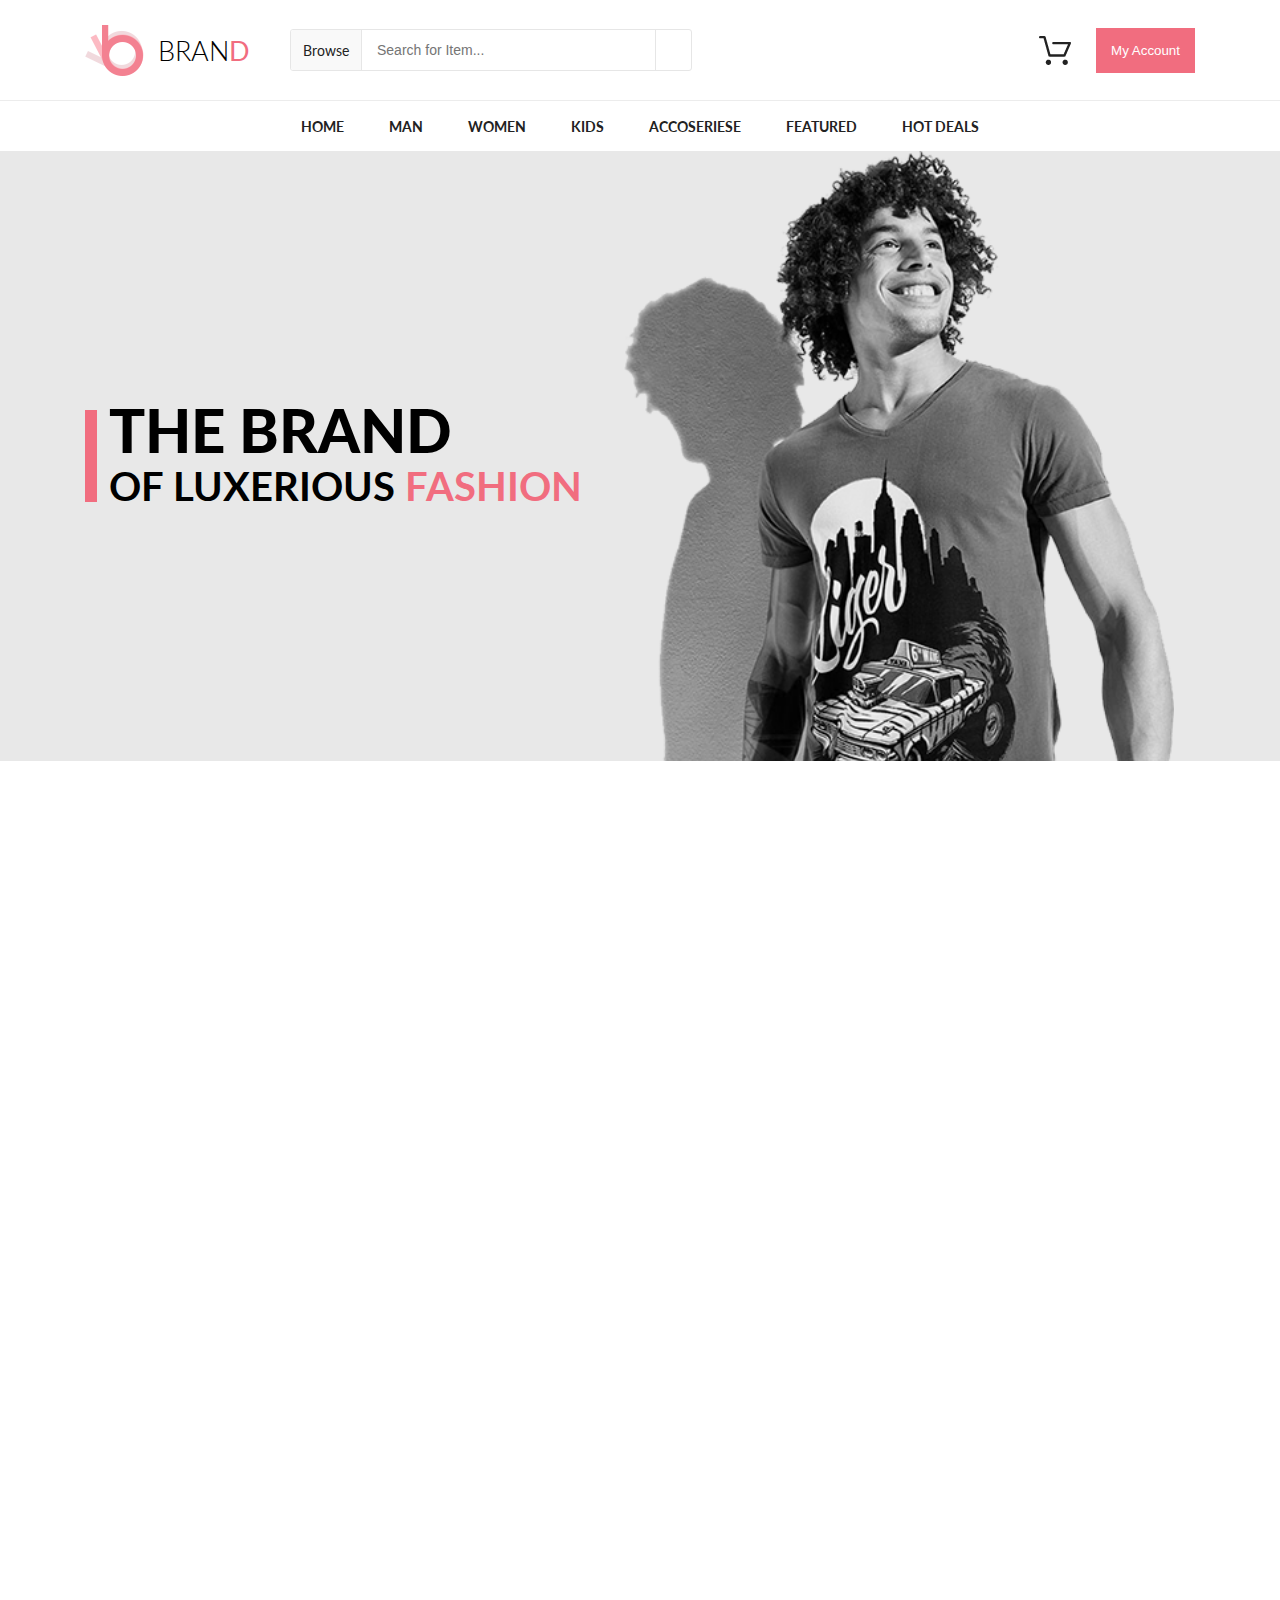
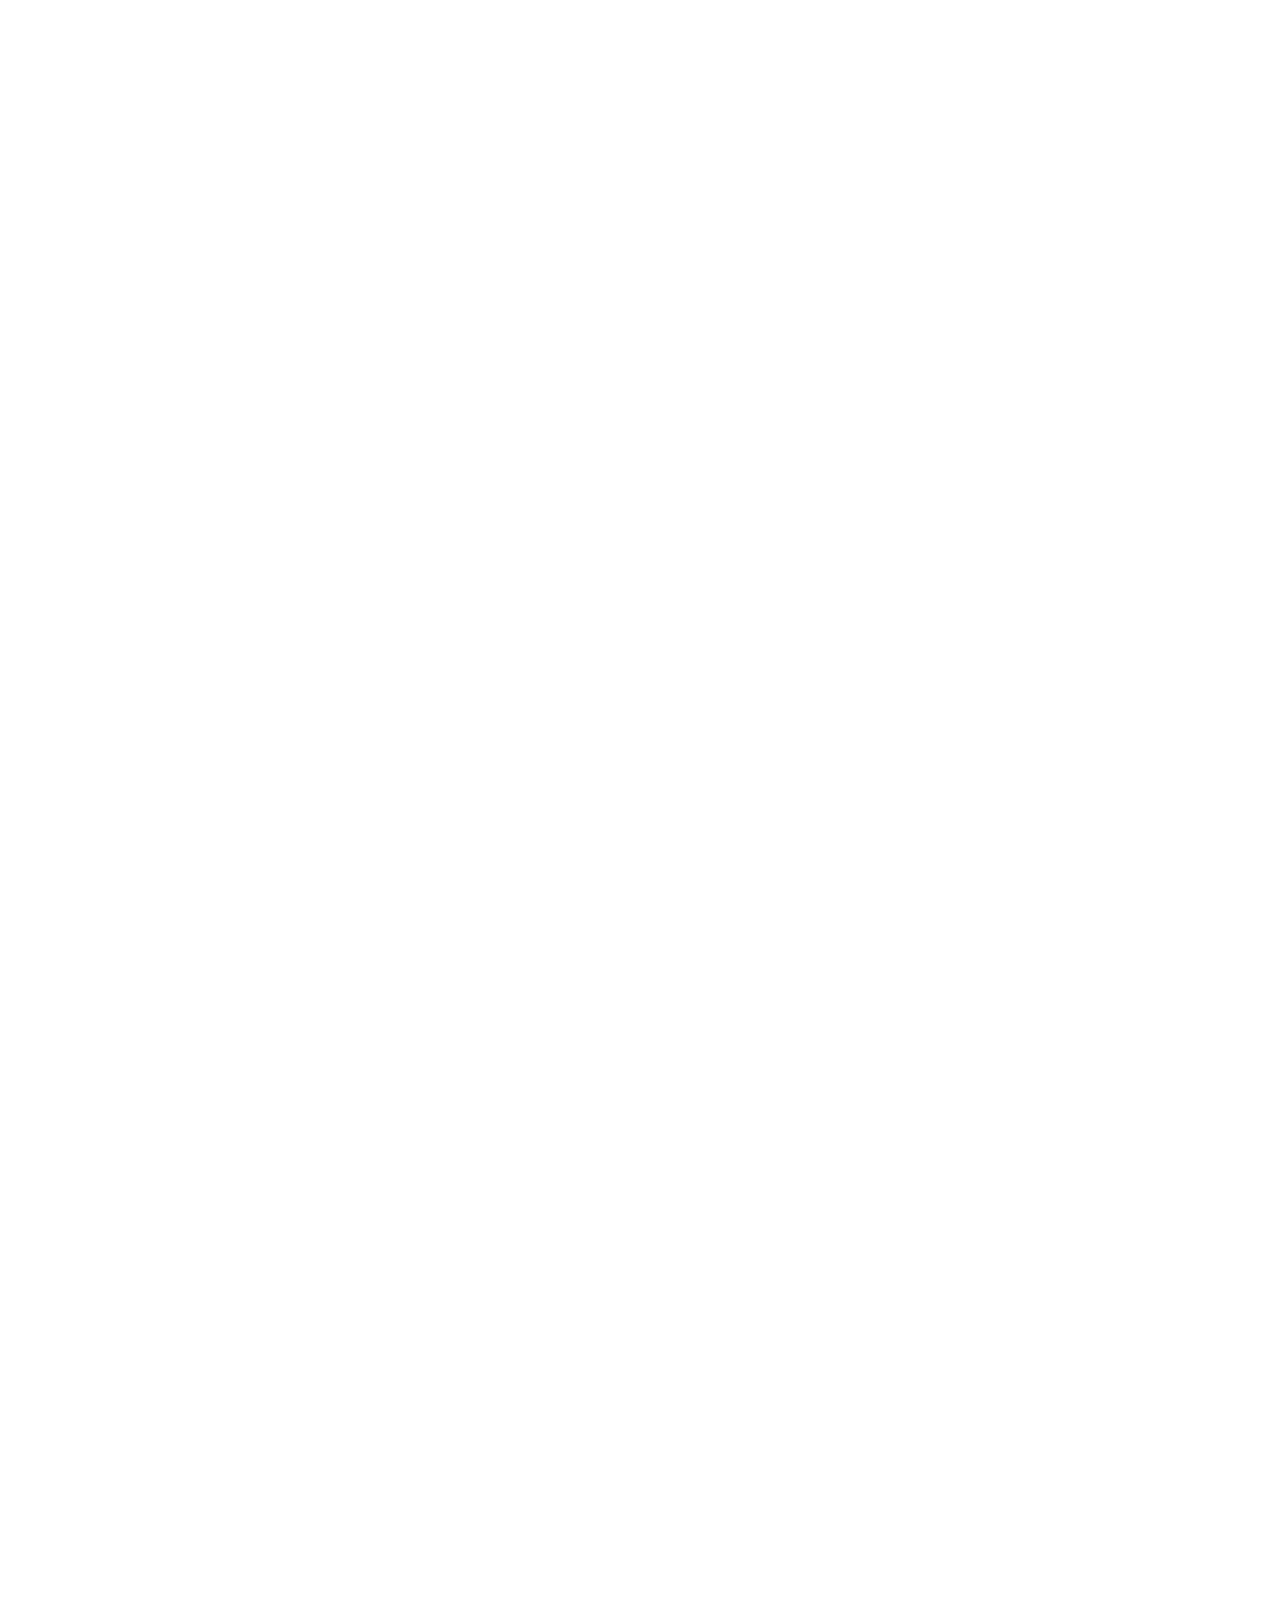
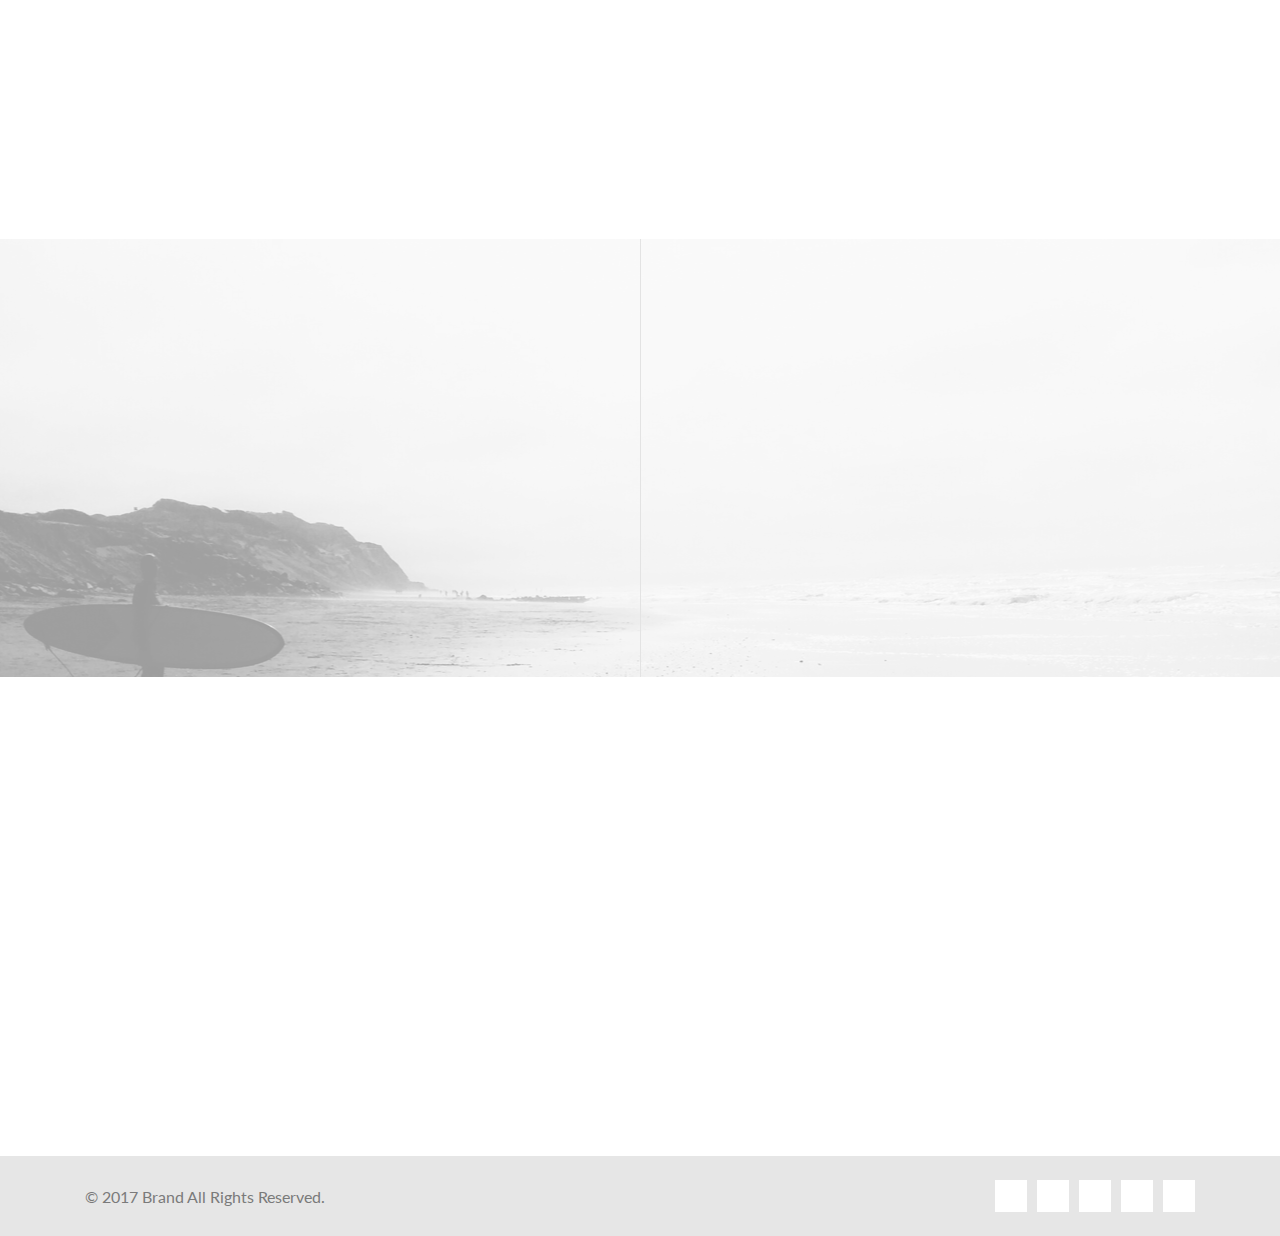
<file: index.html>
<!DOCTYPE html>
<html lang="en">

<head>
    <meta charset="UTF-8">
    <meta name="viewport" content="width=device-width, initial-scale=1, shrink-to-fit=no">
    <title>Brand</title>
    <link rel="stylesheet" href="https://use.fontawesome.com/releases/v5.6.3/css/all.css" integrity="sha384-UHRtZLI+pbxtHCWp1t77Bi1L4ZtiqrqD80Kn4Z8NTSRyMA2Fd33n5dQ8lWUE00s/"
        crossorigin="anonymous">
    <link rel="stylesheet" href="css/styleHeader.css">
    <link rel="stylesheet" href="css/indexPage.css">
    <link rel="stylesheet" href="css/styleBottomPart.css">
    <link rel="stylesheet" href="packages/animate/animate.css">    

</head>

<body>
    <header class="header">
        <div class="container headerInside">
            <div class="logo">
                BRAN<span>D</span>
            </div>
            <form class="searchWrap">
                <div class="searchBrowse">
                    Browse <i class="fas fa-caret-down"></i>
                </div>
                <input placeholder="Search for Item..." type="text">
                <button>
                    <i class="fas fa-search"></i>
                </button>
            </form>
            <img class="headerCart" src="images/cart.png" alt="">
            <button class="accountBtn">
                My Account
                <i class="fas fa-caret-down"></i>
            </button>
        </div>
    </header>
    <nav class="topNav">
        <a href="index.html">Home</a>
        <a href="product.html">Man</a>
        <a href="single-page.html">Women</a>
        <a href="">Kids</a>
        <a href="shopping-cart.html">Accoseriese</a>
        <a href="checkout.html">Featured</a>
        <a href="">Hot Deals </a>
    </nav>
    <div class="topBannerWrap">
        <div class="container topBannerContent">
            <div class="topBannerSign">
                <div>THE BRAND</div>
                <div>OF LUXERIOUS <span>FASHION</span></div>
            </div>
        </div>
    </div>
    <div class="container offers">
        <div>
            <img src="images/offer1.jpg" alt="">
            <div class="label">
                <div class="labelTop">
                    hot deal
                </div>
                <div class="labelBottom">for men</div>
            </div>
        </div>
        <div>
            <img src="images/offer2.jpg" alt="">
            <div class="label">
                <div class="labelTop">
                    luxirous & trendy
                </div>
                <div class="labelBottom">
                    accesories
                </div>
            </div>
        </div>
        <div>
            <img src="images/offer3.jpg" alt="">
            <div class="label">
                <div class="labelTop">30% offer</div>
                <div class="labelBottom">women</div>
            </div>
        </div>
        <div>
            <img src="images/offer4.jpg" alt="">
            <div class="label">
                <div class="labelTop">new arrivals</div>
                <div class="labelBottom">for kids</div>
            </div>
        </div>
    </div>
    <main>
    <div class="container featuredItemsWrap">
        <div class="featuredHead">
            Fetured Items
        </div>
        <div class="featuredDesc">
            Shop for items based on what we featured in this week
        </div>
        <div class="featuredItems">
            <div class="featuredItem">
                <div class="featuredImgWrap">
                    <div class="featuredBuy">
                        <button>
                            <img src="images/addToCart.png" alt="">
                            Add to Cart
                        </button>
                    </div>
                    <img class="featuredProduct" src="images/featuredItem1.jpg" alt="">
                </div>
                <div class="featuredNameAndPrice">
                    <div class="featuredItemName">
                        Mango People T-shirt
                    </div>
                    <div class="featuredItemPrice">$52.00</div>
                </div>
            </div>
            <div class="featuredItem">
                <div class="featuredImgWrap">
                    <div class="featuredBuy">
                        <button>
                            <img src="images/addToCart.png" alt="">
                            Add to Cart
                        </button>
                    </div>
                    <img class="featuredProduct" src="images/featuredItem2.jpg" alt="">
                </div>
                <div class="featuredNameAndPrice">
                    <div class="featuredItemName">
                        Mango People T-shirt
                    </div>
                    <div class="featuredItemPrice">$52.00</div>
                </div>
            </div>
            <div class="featuredItem">
                <div class="featuredImgWrap">
                    <div class="featuredBuy">
                        <button>
                            <img src="images/addToCart.png" alt="">
                            Add to Cart
                        </button>
                    </div>
                    <img class="featuredProduct" src="images/featuredItem3.jpg" alt="">
                </div>
                <div class="featuredNameAndPrice">
                    <div class="featuredItemName">
                        Mango People T-shirt
                    </div>
                    <div class="featuredItemPrice">$52.00</div>
                </div>
            </div>
            <div class="featuredItem">
                <div class="featuredImgWrap">
                    <div class="featuredBuy">
                        <button>
                            <img src="images/addToCart.png" alt="">
                            Add to Cart
                        </button>
                    </div>
                    <img class="featuredProduct" src="images/featuredItem4.jpg" alt="">
                </div>
                <div class="featuredNameAndPrice">
                    <div class="featuredItemName">
                        Mango People T-shirt
                    </div>
                    <div class="featuredItemPrice">$52.00</div>
                </div>
            </div>
            <div class="featuredItem">
                <div class="featuredImgWrap">
                    <div class="featuredBuy">
                        <button>
                            <img src="images/addToCart.png" alt="">
                            Add to Cart
                        </button>
                    </div>
                    <img class="featuredProduct" src="images/featuredItem5.jpg" alt="">
                </div>
                <div class="featuredNameAndPrice">
                    <div class="featuredItemName">
                        Mango People T-shirt
                    </div>
                    <div class="featuredItemPrice">$52.00</div>
                </div>
            </div>
            <div class="featuredItem">
                <div class="featuredImgWrap">
                    <div class="featuredBuy">
                        <button>
                            <img src="images/addToCart.png" alt="">
                            Add to Cart
                        </button>
                    </div>
                    <img class="featuredProduct" src="images/featuredItem6.jpg" alt="">
                </div>
                <div class="featuredNameAndPrice">
                    <div class="featuredItemName">
                        Mango People T-shirt
                    </div>
                    <div class="featuredItemPrice">$52.00</div>
                </div>
            </div>
            <div class="featuredItem">
                <div class="featuredImgWrap">
                    <div class="featuredBuy">
                        <button>
                            <img src="images/addToCart.png" alt="">
                            Add to Cart
                        </button>
                    </div>
                    <img class="featuredProduct" src="images/featuredItem7.jpg" alt="">
                </div>
                <div class="featuredNameAndPrice">
                    <div class="featuredItemName">
                        Mango People T-shirt
                    </div>
                    <div class="featuredItemPrice">$52.00</div>
                </div>
            </div>
            <div class="featuredItem">
                <div class="featuredImgWrap">
                    <div class="featuredBuy">
                        <button>
                            <img src="images/addToCart.png" alt="">
                            Add to Cart
                        </button>
                    </div>
                    <img class="featuredProduct" src="images/featuredItem8.jpg" alt="">
                </div>
                <div class="featuredNameAndPrice">
                    <div class="featuredItemName">
                        Mango People T-shirt
                    </div>
                    <div class="featuredItemPrice">$52.00</div>
                </div>
            </div>
        </div>
        <button class="featuredAllProductsBtn">
            Browse All Products
            <img src="images/arrowToRight.png" alt="">
        </button>
    </div>
    </main>
    <div class="container offerForWomen">
        <div class="offerForWomenBanner">
            <div class="offerText">
                <div>
                    30% <span>OFFER</span>
                </div>
                <div>
                    FOR WOMEN
                </div>
            </div>
        </div>
        <div class="offerDetails">
            <div class="offerUnit">
                <div class="offerDetailsHead">Free Delivery</div>
                <div class="offerDetailsText">
                    Worldwide delivery on all. Authorit tively morph
                    next-generation innov tion with extensive models.
                </div>
            </div>
            <div class="offerUnit">
                <div class="offerDetailsHead">Free Delivery</div>
                <div class="offerDetailsText">
                    Worldwide delivery on all. Authorit tively morph
                    next-generation innov tion with extensive models.
                </div>
            </div>
            <div class="offerUnit">
                <div class="offerDetailsHead">Free Delivery</div>
                <div class="offerDetailsText">
                    Worldwide delivery on all. Authorit tively morph
                    next-generation innov tion with extensive models.
                </div>
            </div>
        </div>
    </div>
    <div class="subscribeWrap productsPageSubscribe">
        <div class="container subscribe">
            <div class="reviews">
                <div class="reviewUnit">
                    <div class="reviewUnitLeft">
                        <img src="images/reviewPerson.png" alt="">
                    </div>
                    <div class="reviewUnitRight">
                        <blockquote>
                            “Vestibulum quis porttitor dui! Quisque viverra nunc mi,
                            a pulvinar purus condimentum a. Aliquam condimentum mattis neque sed pretium”
                        </blockquote>
                        <div class="reviewName">
                            Bin Burhan
                        </div>
                        <div class="reviewFrom">
                            Dhaka, Bd
                        </div>
                        <div class="reviewsSwitch">
                            <div></div>
                            <div></div>
                            <div></div>
                        </div>
                    </div>
                </div>
            </div>
            <div class="subscribeDivider"></div>
            <div class="subscribeRight">
                <div class="subscribeRightHead">
                    Subscribe
                </div>
                <div class="subscribeRightText">
                    FOR OUR NEWLETTER AND PROMOTION
                </div>
                <form class="subscribeForm" action="#">
                    <input placeholder="Enter Your Email" type="text">
                    <button>Subscribe</button>
                </form>
            </div>
        </div>
    </div>
    
    <footer class="container">
        <div class="footerBrand">
            <div class="logo">
                BRAN<span>D</span>
            </div>
            <div class="footerBrandText1">
                Objectively transition extensive data rather than cross functional solutions. Monotonectally syndicate
                multidisciplinary materials before go forward benefits. Intrinsicly syndicate an expanded array of
                processes and cross-unit partnerships.
            </div>
            <div class="footerBrandText2">
                Efficiently plagiarize 24/365 action items and focused infomediaries.
                Distinctively seize superior initiatives for wireless technologies. Dynamically optimize.
            </div>
        </div>
        <section class="footerColumn">
            <h2>COMPANY</h2>
            <nav>
                <a href="">Home</a>
                <a href="">Shop</a>
                <a href="">About</a>
                <a href="">How It Works</a>
                <a href="">Contact</a>
            </nav>
        </section>
        <section class="footerColumn">
            <h2>INFORMATION</h2>
            <nav>
                <a href="">Tearms & Condition</a>
                <a href="">Privacy Policy</a>
                <a href="">How to Buy</a>
                <a href="">How to Sell</a>
                <a href="">Promotion</a>
            </nav>
        </section>
        <section class="footerColumn">
            <h2>SHOP CATEGORY</h2>
            <nav>
                <a href="">Men</a>
                <a href="">Women</a>
                <a href="">Child</a>
                <a href="">Apparel</a>
                <a href="">Browse All</a>
            </nav>
        </section>
    </footer>
    <div class="copyrights">
        <div class="container copyrightsWrap">
            <div class="copyrightsLeft">
                &copy; 2017 Brand All Rights Reserved.
            </div>
            <div class="copyrightsRight">
                <a href=""><i class="fab fa-facebook-f"></i></a>
                <a href=""><i class="fab fa-twitter"></i></a>
                <a href=""><i class="fab fa-linkedin-in"></i></a>
                <a href=""><i class="fab fa-pinterest-p"></i></a>
                <a href=""><i class="fab fa-google-plus-g"></i></a>
            </div>
        </div>
    </div>
    <script src="packages/jquery/jquery-3.2.1.min.js"></script>
    <script src="packages/viewport-checker/jquery.viewportchecker.min.js"></script>
    <script src="scripts/app.js"></script>
</body>

</html>
</file>
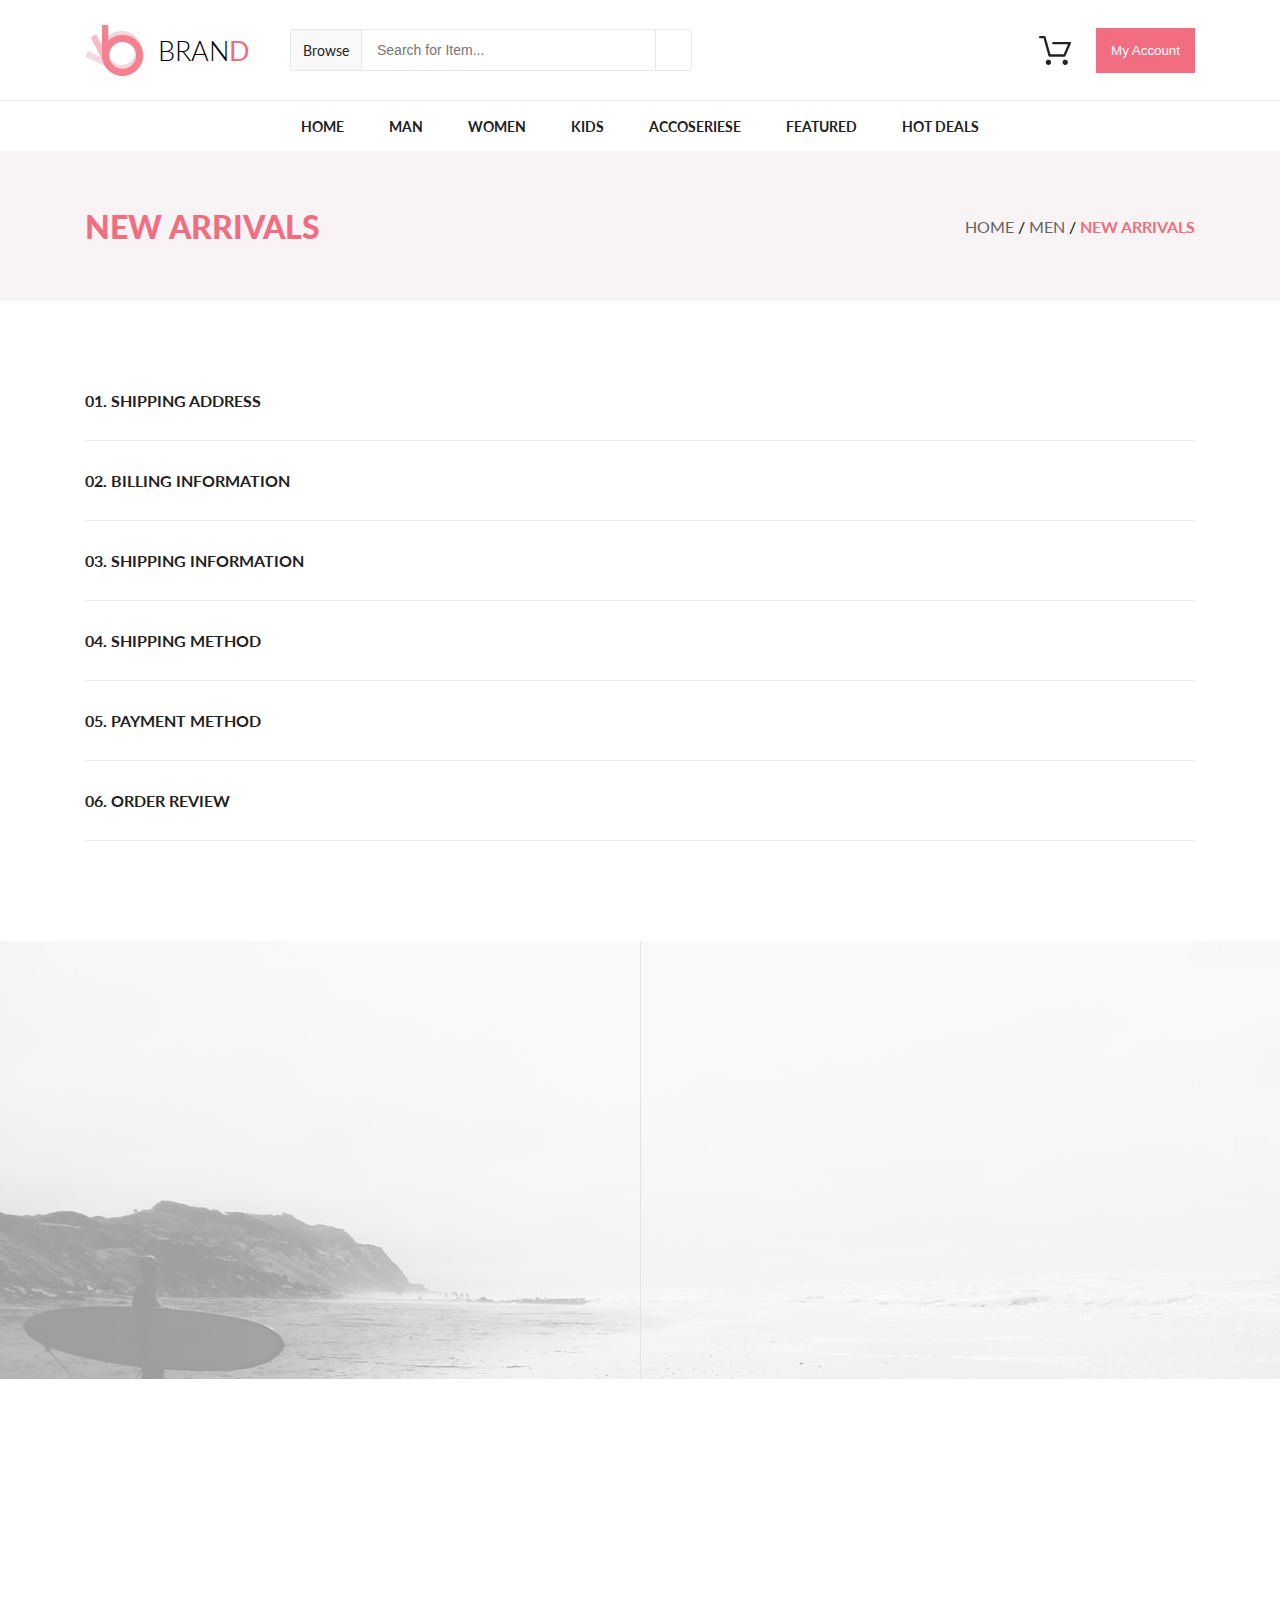
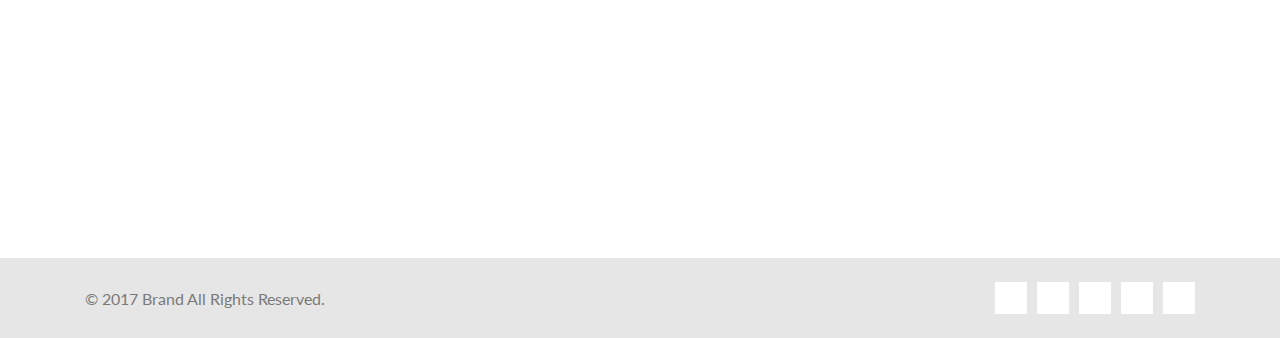
<file: checkout.html>
<!DOCTYPE html>
<html lang="en">
<head>
    <meta charset="UTF-8">
    <meta name="viewport" content="width=device-width, initial-scale=1.0">
    <link rel="stylesheet" href="https://use.fontawesome.com/releases/v5.6.3/css/all.css" integrity="sha384-UHRtZLI+pbxtHCWp1t77Bi1L4ZtiqrqD80Kn4Z8NTSRyMA2Fd33n5dQ8lWUE00s/"
        crossorigin="anonymous">
    <link rel="stylesheet" href="css/styleHeader.css">
    <link rel="stylesheet" href="css/checkoutPage.css">
    <link rel="stylesheet" href="css/styleBottomPart.css">
    <link rel="stylesheet" href="packages/animate/animate.css">
    <title>Checkout</title>
</head>
<body>
    <header class="header">
        <div class="container headerInside">
            <div class="logo">
                BRAN<span>D</span>
            </div>
            <form class="searchWrap">
                <div class="searchBrowse">
                    Browse <i class="fas fa-caret-down"></i>
                </div>
                <input placeholder="Search for Item..." type="text">
                <button>
                    <i class="fas fa-search"></i>
                </button>
            </form>
            <img class="headerCart" src="images/cart.png" alt="">
            <button class="accountBtn">
                My Account
                <i class="fas fa-caret-down"></i>
            </button>
        </div>
    </header>
    <nav class="topNav">
        <a href="index.html">Home</a>
        <a href="product.html">Man</a>
        <a href="single-page.html">Women</a>
        <a href="">Kids</a>
        <a href="shopping-cart.html">Accoseriese</a>
        <a href="checkout.html">Featured</a>
        <a href="">Hot Deals </a>
    </nav>
    <div class="newArrivalsWrap">
        <div class="container newArrivals">
            <h1>New arrivals</h1>
            <nav>
                <a href="">Home</a>
                <span>/</span>
                <a href="">Men</a>
                <span>/</span>
                <a href="">New arrivals</a>
            </nav>
        </div>
    </div>
    <main>
    <div class="container checkOutWrap">
        <details class="checkOutDetails">
            <summary>
                <span class="checkOutHeader">01. Shipping address</span>
            </summary>
            <div class="checkOutData">
                <div class="shippingDetailsWrap">
                    <form class="shippingDetailsLeft">
                        <h3 class="shippingDetailsHead">Check as a guest or register</h3>
                        <div class="shippingDetailsDesc">Register with us for future convenience</div>
                        
                        <input id="reg1" type="radio" name="register"> 
                        <label for="reg1">Checkout as guest</label>
                        
                        <input id="reg2" type="radio" name="register"> 
                        <label for="reg2">Register</label>
                        
                        <div class="shippingRegisterHead">
                            Register and save time!
                        </div>
                        <div class="shippingDetailsDesc">Register with us for future convenience</div>

                        <div class="shippingRegisterPoint">
                            Fast and easy checkout
                        </div>
                        <div class="shippingRegisterPoint">
                            Easy access to your order history and status
                        </div>
                        <button>Continue</button>
                    </form>
                    <div class="shippingDetailsRight">
                        <h3 class="shippingDetailsHead">Already registered?</h3>
                        <div class="shippingDetailsDesc">Please log in below</div>
                        <form class="shippingLoginForm" action="#">
                            <label for="email">Email address<span>*</span></label>
                            <input id="email" type="email">
                            <label for="password">Password<span>*</span></label>
                            <input id="password" type="password">
                            <div class="shippingRequiredLabel">* Required fields</div>
                            <button>Log in</button>
                            <span class="shippingFormForgot">Forgot Password?</span>
                        </form>
                    </div>
                </div>
            </div>
        </details>
        <details class="checkOutDetails">
            <summary>
                <span class="checkOutHeader">02. Billing information</span>
            </summary>
            <div class="checkOutData">
                Lorem, ipsum dolor sit amet consectetur adipisicing elit. Repellendus maiores nisi ad neque asperiores consectetur in pariatur ipsum accusamus dignissimos. Voluptas debitis ad culpa quasi corrupti quidem maiores, veritatis ipsum?
            </div>
        </details>
        <details class="checkOutDetails">
            <summary>
                <span class="checkOutHeader">03. Shipping information</span>
            </summary>
            <div class="checkOutData">
                Lorem, ipsum dolor sit amet consectetur adipisicing elit. Repellendus maiores nisi ad neque asperiores consectetur in pariatur ipsum accusamus dignissimos. Voluptas debitis ad culpa quasi corrupti quidem maiores, veritatis ipsum?
            </div>
        </details>
        <details class="checkOutDetails">
            <summary>
                <span class="checkOutHeader">04. Shipping method</span>
            </summary>
            <div class="checkOutData">
                Lorem, ipsum dolor sit amet consectetur adipisicing elit. Repellendus maiores nisi ad neque asperiores consectetur in pariatur ipsum accusamus dignissimos. Voluptas debitis ad culpa quasi corrupti quidem maiores, veritatis ipsum?
            </div>
        </details>
        <details class="checkOutDetails">
            <summary>
                <span class="checkOutHeader">05. Payment method</span>
            </summary>
            <div class="checkOutData">
                Lorem, ipsum dolor sit amet consectetur adipisicing elit. Repellendus maiores nisi ad neque asperiores consectetur in pariatur ipsum accusamus dignissimos. Voluptas debitis ad culpa quasi corrupti quidem maiores, veritatis ipsum?
            </div>
        </details>
        <details class="checkOutDetails">
            <summary>
                <span class="checkOutHeader">06. Order review</span>
            </summary>
            <div class="checkOutData">
                Lorem, ipsum dolor sit amet consectetur adipisicing elit. Repellendus maiores nisi ad neque asperiores consectetur in pariatur ipsum accusamus dignissimos. Voluptas debitis ad culpa quasi corrupti quidem maiores, veritatis ipsum?
            </div>
        </details>
    </div>
    </main>
    <div class="subscribeWrap">
        <div class="container subscribe">
            <div class="reviews">
                <div class="reviewUnit">
                    <div class="reviewUnitLeft">
                        <img src="images/reviewPerson.png" alt="">
                    </div>
                    <div class="reviewUnitRight">
                        <blockquote>
                            “Vestibulum quis porttitor dui! Quisque viverra nunc mi,
                            a pulvinar purus condimentum a. Aliquam condimentum mattis neque sed pretium”
                        </blockquote>
                        <div class="reviewName">
                            Bin Burhan
                        </div>
                        <div class="reviewFrom">
                            Dhaka, Bd
                        </div>
                        <div class="reviewsSwitch">
                            <div></div>
                            <div></div>
                            <div></div>
                        </div>
                    </div>
                </div>
            </div>
            <div class="subscribeDivider"></div>
            <div class="subscribeRight">
                <div class="subscribeRightHead">
                    Subscribe
                </div>
                <div class="subscribeRightText">
                    FOR OUR NEWLETTER AND PROMOTION
                </div>
                <form class="subscribeForm" action="#">
                    <input placeholder="Enter Your Email" type="text">
                    <button>Subscribe</button>
                </form>
            </div>
        </div>
    </div>
    <footer class="container">
        <div class="footerBrand">
            <div class="logo">
                BRAN<span>D</span>
            </div>
            <div class="footerBrandText1">
                Objectively transition extensive data rather than cross functional solutions. Monotonectally syndicate
                multidisciplinary materials before go forward benefits. Intrinsicly syndicate an expanded array of
                processes and cross-unit partnerships.
            </div>
            <div class="footerBrandText2">
                Efficiently plagiarize 24/365 action items and focused infomediaries.
                Distinctively seize superior initiatives for wireless technologies. Dynamically optimize.
            </div>
        </div>
        <section class="footerColumn">
            <h2>COMPANY</h2>
            <nav>
                <a href="">Home</a>
                <a href="">Shop</a>
                <a href="">About</a>
                <a href="">How It Works</a>
                <a href="">Contact</a>
            </nav>
        </section>
        <section class="footerColumn">
            <h2>INFORMATION</h2>
            <nav>
                <a href="">Tearms & Condition</a>
                <a href="">Privacy Policy</a>
                <a href="">How to Buy</a>
                <a href="">How to Sell</a>
                <a href="">Promotion</a>
            </nav>
        </section>
        <section class="footerColumn">
            <h2>SHOP CATEGORY</h2>
            <nav>
                <a href="">Men</a>
                <a href="">Women</a>
                <a href="">Child</a>
                <a href="">Apparel</a>
                <a href="">Browse All</a>
            </nav>
        </section>
    </footer>
    <div class="copyrights">
        <div class="container copyrightsWrap">
            <div class="copyrightsLeft">
                &copy; 2017 Brand All Rights Reserved.
            </div>
            <div class="copyrightsRight">
                <a href=""><i class="fab fa-facebook-f"></i></a>
                <a href=""><i class="fab fa-twitter"></i></a>
                <a href=""><i class="fab fa-linkedin-in"></i></a>
                <a href=""><i class="fab fa-pinterest-p"></i></a>
                <a href=""><i class="fab fa-google-plus-g"></i></a>
            </div>
        </div>
    </div>
    <script src="packages/jquery/jquery-3.2.1.min.js"></script>
    <script src="packages/viewport-checker/jquery.viewportchecker.min.js"></script>
    <script src="scripts/app.js"></script>
</body>

</html>
</file>
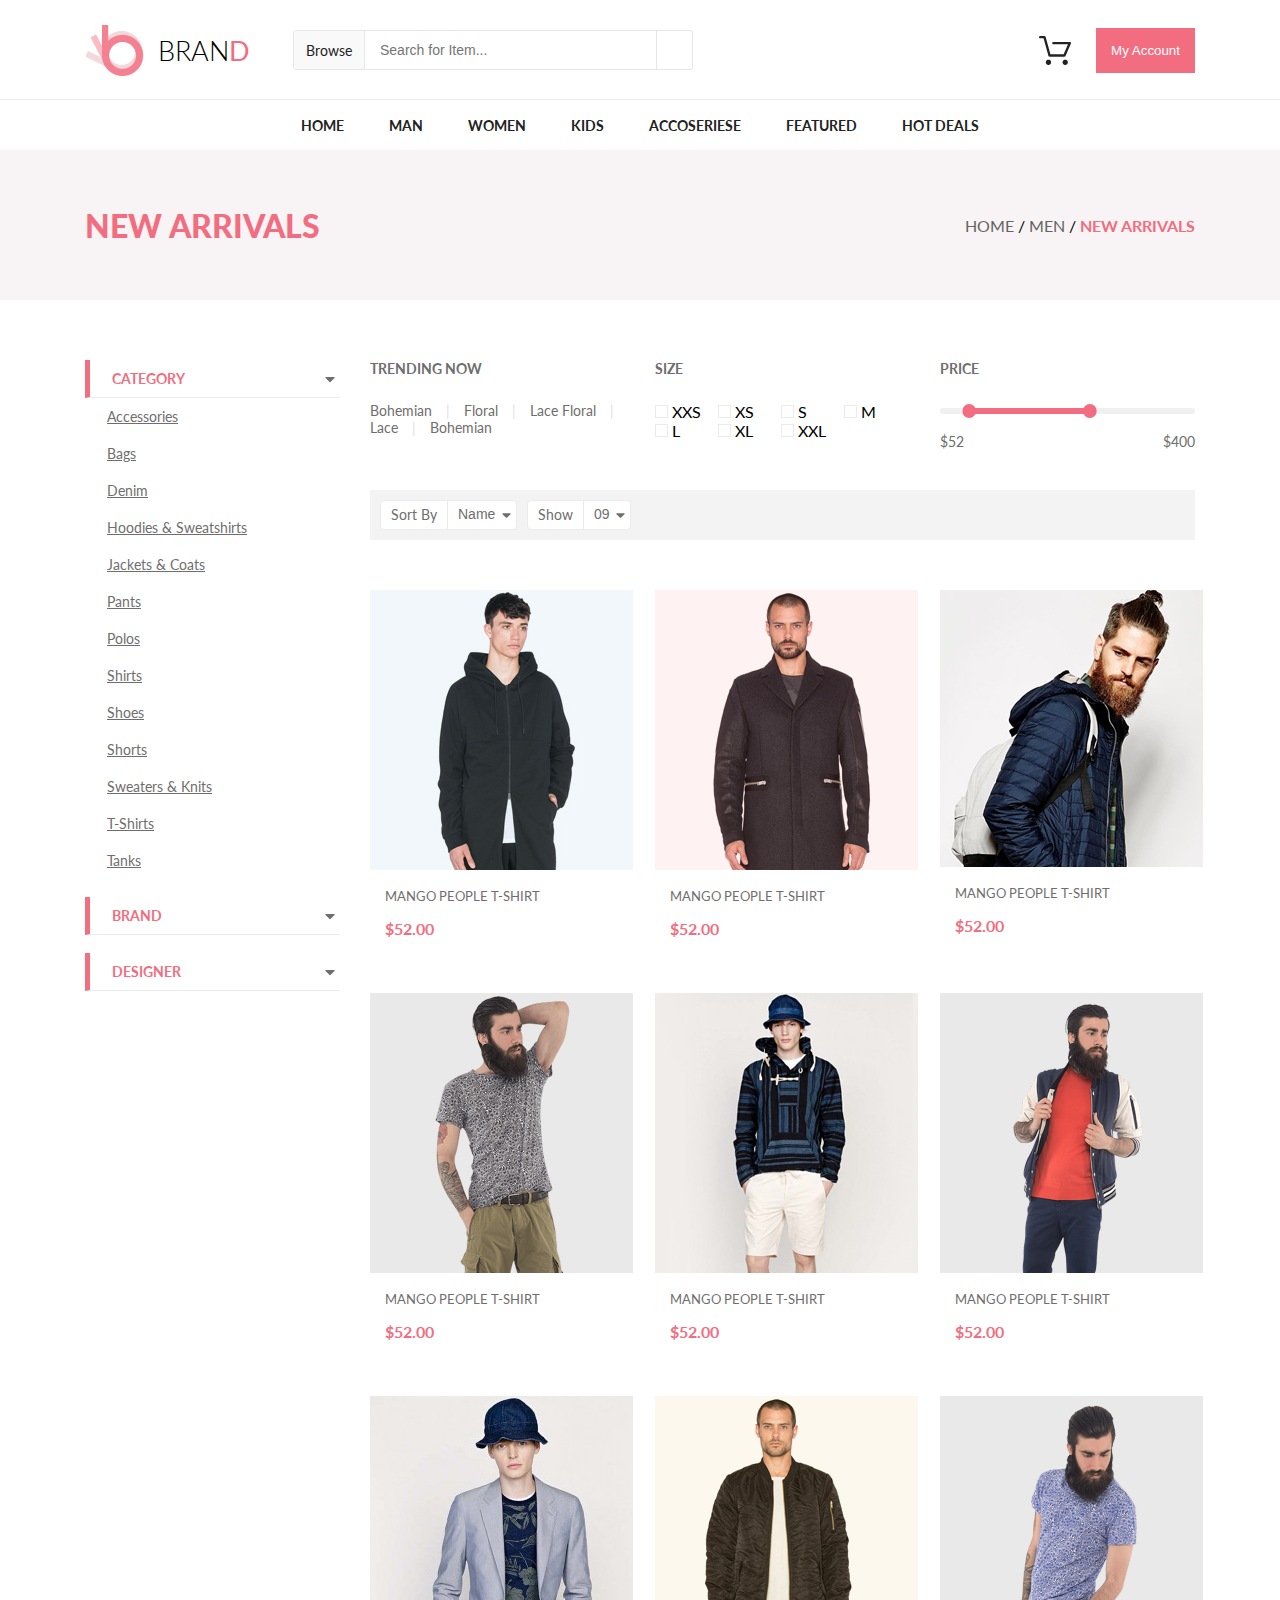
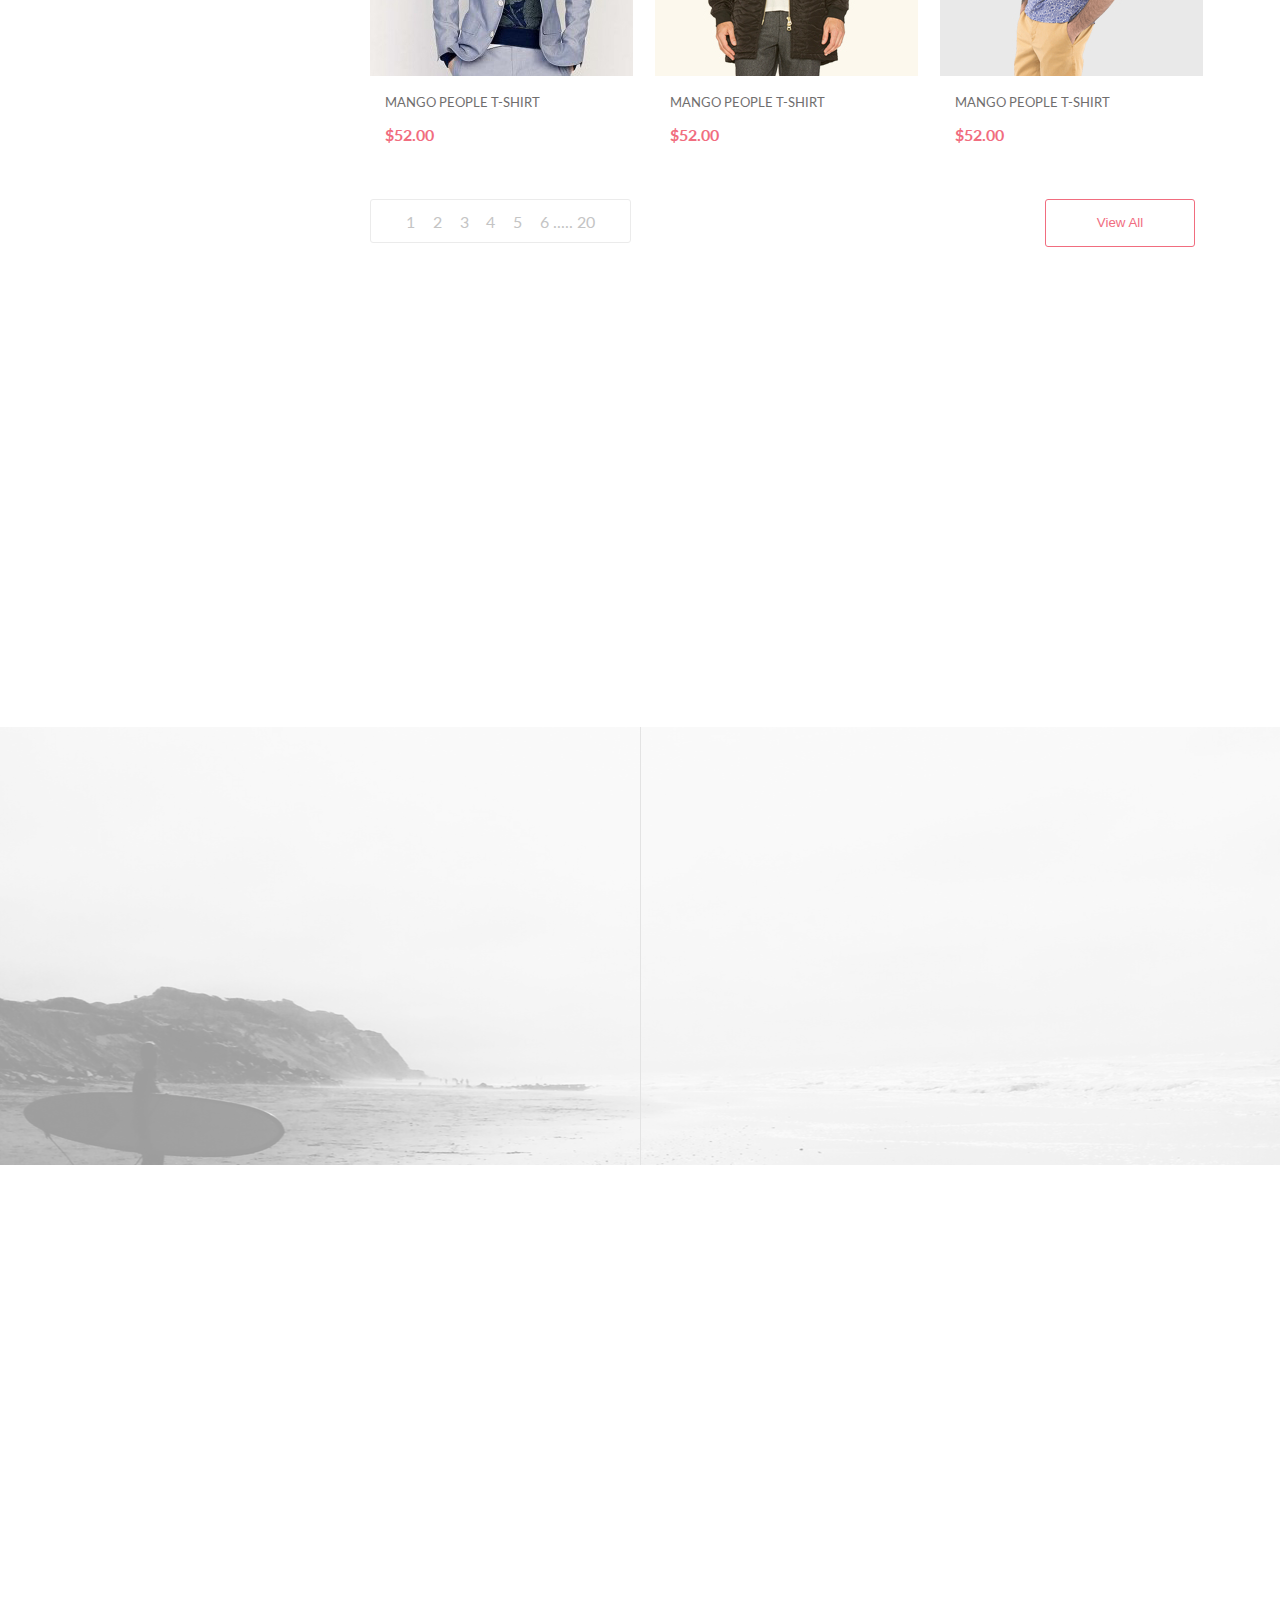
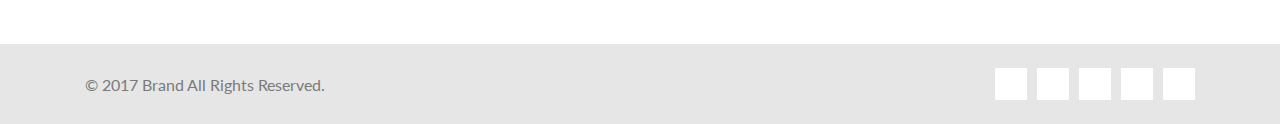
<file: product.html>
<!doctype html>
<html lang="en">

<head>
    <!-- Required meta tags -->
    <meta charset="utf-8">
    <meta name="viewport" content="width=device-width, initial-scale=1, shrink-to-fit=no">
    <link rel="stylesheet" href="https://use.fontawesome.com/releases/v5.6.3/css/all.css" integrity="sha384-UHRtZLI+pbxtHCWp1t77Bi1L4ZtiqrqD80Kn4Z8NTSRyMA2Fd33n5dQ8lWUE00s/"
        crossorigin="anonymous">
    <link rel="stylesheet" href="css/styleHeader.css">
    <link rel="stylesheet" href="css/productPage.css">
    <link rel="stylesheet" href="css/styleBottomPart.css">
    <link rel="stylesheet" href="packages/animate/animate.css">
    <title>Product</title>
</head>

<body>
    <header class="header">
        <div class="container headerInside">
            <div class="logo">
                BRAN<span>D</span>
            </div>
            <form class="searchWrap">
                <div class="searchBrowse">
                    Browse <i class="fas fa-caret-down"></i>
                </div>
                <input placeholder="Search for Item..." type="text">
                <button>
                    <i class="fas fa-search"></i>
                </button>
            </form>
            <img class="headerCart" src="images/cart.png" alt="">
            <button class="accountBtn">
                My Account
                <i class="fas fa-caret-down"></i>
            </button>
        </div>
    </header>
    <nav class="topNav">
        <a href="index.html">Home</a>
        <a href="product.html">Man</a>
        <a href="single-page.html">Women</a>
        <a href="">Kids</a>
        <a href="shopping-cart.html">Accoseriese</a>
        <a href="checkout.html">Featured</a>
        <a href="">Hot Deals </a>
    </nav>
    <div class="newArrivalsWrap">
        <div class="container newArrivals">
            <h1>New arrivals</h1>
            <nav>
                <a href="">Home</a>
                <span>/</span>
                <a href="">Men</a>
                <span>/</span>
                <a href="">New arrivals</a>
            </nav>
        </div>
    </div>
    <main>
    <div class="container productsContainer">
        <div class="row">
            <div class="col-md-3">
                <div class="accordion" id="productsMenuWrap">
                    <div class="productsMenu"  data-parent="#productsMenuWrap">
                        <div data-toggle="collapse" 
                             data-target="#productsMenu1"
                             aria-expanded="true"
                             aria-controls="productsMenu1"
                             class="productsMenuToggler">
                            Category
                        </div>
                        <div id="productsMenu1" class="collapse show productsMenuUnits" data-parent="#productsMenuWrap">
                            <a href="#">Accessories</a>
                            <a href="#">Bags</a>
                            <a href="#">Denim</a>
                            <a href="#">Hoodies & Sweatshirts</a>
                            <a href="#">Jackets & Coats</a>
                            <a href="#">Pants</a>
                            <a href="#">Polos</a>
                            <a href="#">Shirts</a>
                            <a href="#">Shoes</a>
                            <a href="#">Shorts</a>
                            <a href="#">Sweaters & Knits</a>
                            <a href="#">T-Shirts</a>
                            <a href="#">Tanks</a>
                        </div>
                    </div>
                    <div class="productsMenu" aria-expanded="false">
                        <div data-toggle="collapse" 
                             data-target="#productsMenu2"
                             aria-expanded="false"
                             aria-controls="productsMenu2"
                             class="productsMenuToggler">
                            Brand
                        </div>
                        <div class="collapse productsMenuUnits2" id="productsMenu2" data-parent="#productsMenuWrap">
                            <a href="#">Accessories</a>
                            <a href="#">Bags</a>
                            <a href="#">Denim</a>
                            <a href="#">Hoodies & Sweatshirts</a>
                            <a href="#">Jackets & Coats</a>
                            <a href="#">Pants</a>
                            <a href="#">Polos</a>
                            <a href="#">Shirts</a>
                            <a href="#">Shoes</a>
                            <a href="#">Shorts</a>
                            <a href="#">Sweaters & Knits</a>
                            <a href="#">T-Shirts</a>
                            <a href="#">Tanks</a>
                        </div>
                    </div>
                    <div class="productsMenu" aria-expanded="false">
                        <div data-toggle="collapse" 
                             data-target="#productsMenu3"
                             aria-expanded="false"
                             aria-controls="productsMenu3"
                             class="productsMenuToggler">
                            Designer
                        </div>
                        <div class="collapse productsMenuUnits3" id="productsMenu3" data-parent="#productsMenuWrap">
                            <a href="#">Accessories</a>
                            <a href="#">Bags</a>
                            <a href="#">Denim</a>
                            <a href="#">Hoodies & Sweatshirts</a>
                            <a href="#">Jackets & Coats</a>
                            <a href="#">Pants</a>
                            <a href="#">Polos</a>
                            <a href="#">Shirts</a>
                            <a href="#">Shoes</a>
                            <a href="#">Shorts</a>
                            <a href="#">Sweaters & Knits</a>
                            <a href="#">T-Shirts</a>
                            <a href="#">Tanks</a>
                        </div>
                    </div>
                </div>
            </div>
            <div class="col-md-9">
                <div class="row productsParams">
                    <div class="col-md-4">
                        <div class="productsParamHead">Trending now</div>
                        <div class="trendingParamsWrap">
                            <span class="trendingParam">Bohemian</span>    
                            <span class="trendingDivider">|</span>    
                            <span class="trendingParam">Floral</span>    
                            <span class="trendingDivider">|</span>    
                            <span class="trendingParam">Lace</span> 
                            <span class="trendingParam">Floral</span>    
                            <span class="trendingDivider">|</span>    
                            <span class="trendingParam">Lace</span>    
                            <span class="trendingDivider">|</span>    
                            <span class="trendingParam">Bohemian</span>
                        </div>
                    </div>
                    <div class="col-md-4">
                        <div class="productsParamHead">Size</div>
                        <div class="sizesWrap">
                            <div>
                                <input id="xxs" type="checkbox" name="size">
                                <span class="productsCheckbox"></span>
                                <label for="xxs">XXS</label>
                            </div>
                            <div>
                                <input id="xs" type="checkbox" name="size">
                                <span class="productsCheckbox"></span>
                                <label for="xs">XS</label>
                            </div>
                            <div>
                                <input id="s" type="checkbox" name="size">
                                <span class="productsCheckbox"></span>
                                <label for="s">S</label>
                            </div>
                            <div>
                                <input id="m" type="checkbox" name="size">
                                <span class="productsCheckbox"></span>
                                <label for="m">M</label>
                            </div>
                            <div>
                                <input id="l" type="checkbox" name="size">
                                <span class="productsCheckbox"></span>
                                <label for="l">L</label>
                            </div>
                            <div>
                                <input id="xl" type="checkbox" name="size">
                                <span class="productsCheckbox"></span>
                                <label for="xl">XL</label>
                            </div>
                            <div>
                                <input id="xxl" type="checkbox" name="size">
                                <span class="productsCheckbox"></span>
                                <label for="xxl">XXL</label>
                            </div>
                        </div>
                    </div>
                    <div class="col-md-4 priceParams">
                        <div class="productsParamHead">Price</div>
                        <img src="images/priceRange.svg" alt="">
                        <div class="priceRangeValues">
                            <span>$52</span>
                            <span>$400</span>
                        </div>
                    </div>
                </div>
                <form class="sorter">
                    <div class="sorterUnit">
                        <label for="sortBy">Sort By</label>
                        <select name="sortBy" id="sortBy">
                            <option value="">Name</option>
                            <option value="">Price</option>
                        </select>
                    </div>
                    
                    <div class="sorterUnit">
                        <label for="show">Show</label>
                        <select name="show" id="show">
                            <option value="">09</option>
                            <option value="">08</option>
                            <option value="">07</option>
                        </select>
                    </div>
                </form>
                <div class="row productsWrap">
                    <div class="col-lg-4">
                        <div class="productUnit">
                            <div class="featuredImgWrap">
                                <div class="featuredBuy">
                                    <button>
                                        <img src="images/addToCart.png" alt="">
                                        Add to Cart
                                    </button>
                                </div>
                                <img src="images/products/product1.jpg" alt="">
                            </div>
                            <div class="productName">
                                Mango  People  T-shirt
                            </div>
                            <div class="productPrice">
                                $52.00
                            </div>
                        </div>
                    </div>
                    <div class="col-lg-4">
                        <div class="productUnit">
                            <div class="featuredImgWrap">
                                <div class="featuredBuy">
                                    <button>
                                        <img src="images/addToCart.png" alt="">
                                        Add to Cart
                                    </button>
                                </div>
                                <img src="images/products/product2.jpg" alt="">
                            </div>
                            <div class="productName">
                                Mango  People  T-shirt
                            </div>
                            <div class="productPrice">
                                $52.00
                            </div>
                        </div>
                    </div>
                    <div class="col-lg-4">
                        <div class="productUnit">
                            <div class="featuredImgWrap">
                                <div class="featuredBuy">
                                    <button>
                                        <img src="images/addToCart.png" alt="">
                                        Add to Cart
                                    </button>
                                </div>
                                <img src="images/products/product3.jpg" alt="">
                            </div>
                            <div class="productName">
                                Mango  People  T-shirt
                            </div>
                            <div class="productPrice">
                                $52.00
                            </div>
                        </div>
                    </div>
                    <div class="col-lg-4">
                        <div class="productUnit">
                            <div class="featuredImgWrap">
                                <div class="featuredBuy">
                                    <button>
                                        <img src="images/addToCart.png" alt="">
                                        Add to Cart
                                    </button>
                                </div>
                                <img src="images/products/product4.jpg" alt="">
                            </div>
                            <div class="productName">
                                Mango  People  T-shirt
                            </div>
                            <div class="productPrice">
                                $52.00
                            </div>
                        </div>
                    </div>
                    <div class="col-lg-4">
                        <div class="productUnit">
                            <div class="featuredImgWrap">
                                <div class="featuredBuy">
                                    <button>
                                        <img src="images/addToCart.png" alt="">
                                        Add to Cart
                                    </button>
                                </div>
                                <img src="images/products/product5.jpg" alt="">
                            </div>
                            <div class="productName">
                                Mango  People  T-shirt
                            </div>
                            <div class="productPrice">
                                $52.00
                            </div>
                        </div>
                    </div>
                    <div class="col-lg-4">
                        <div class="productUnit">
                            <div class="featuredImgWrap">
                                <div class="featuredBuy">
                                    <button>
                                        <img src="images/addToCart.png" alt="">
                                        Add to Cart
                                    </button>
                                </div>
                                <img src="images/products/product6.jpg" alt="">
                            </div>
                            <div class="productName">
                                Mango  People  T-shirt
                            </div>
                            <div class="productPrice">
                                $52.00
                            </div>
                        </div>
                    </div>
                    <div class="col-lg-4">
                        <div class="productUnit">
                            <div class="featuredImgWrap">
                                <div class="featuredBuy">
                                    <button>
                                        <img src="images/addToCart.png" alt="">
                                        Add to Cart
                                    </button>
                                </div>
                                <img src="images/products/product7.jpg" alt="">
                            </div>
                            <div class="productName">
                                Mango  People  T-shirt
                            </div>
                            <div class="productPrice">
                                $52.00
                            </div>
                        </div>
                    </div>
                    <div class="col-lg-4">
                        <div class="productUnit">
                            <div class="featuredImgWrap">
                                <div class="featuredBuy">
                                    <button>
                                        <img src="images/addToCart.png" alt="">
                                        Add to Cart
                                    </button>
                                </div>
                                <img src="images/products/product8.jpg" alt="">
                            </div>
                            <div class="productName">
                                Mango  People  T-shirt
                            </div>
                            <div class="productPrice">
                                $52.00
                            </div>
                        </div>
                    </div>
                    <div class="col-lg-4">
                        <div class="productUnit">
                            <div class="featuredImgWrap">
                                <div class="featuredBuy">
                                    <button>
                                        <img src="images/addToCart.png" alt="">
                                        Add to Cart
                                    </button>
                                </div>
                                <img src="images/products/product9.jpg" alt="">
                            </div>
                            <div class="productName">
                                Mango  People  T-shirt
                            </div>
                            <div class="productPrice">
                                $52.00
                            </div>
                        </div>
                    </div>
                </div>
                <div class="paginationWrap">
                    <nav class="productsPagination">
                        <a href="">
                            <i class="fas fa-chevron-left"></i>
                        </a>
                        <a href="">1</a>
                        <a href="">2</a>
                        <a href="">3</a>
                        <a href="">4</a>
                        <a href="">5</a>
                        <span>
                            <a href="">6</a>
                            .....
                            <a href="">20</a>
                        </span>
                        <a href="">
                            <i class="fas fa-chevron-right"></i>
                        </a>
                    </nav>
                    
                    <button>View All</button>
                </div>
            </div>
        </div>
    </div>
    </main>
    <div class="benefits">
        <div class="container">
            <div class="row">
                <div class="col-xl-4">
                    <img src="images/offerDetails1.png" alt="">
                    <div class="benefitHeader">Free Delivery</div>
                    <div class="benefitText">
                        Worldwide delivery on all. Authorit 
                        tively morph next-generation innov 
                        tion with extensive models.
                    </div>
                </div>
                <div class="col-xl-4">
                    <img src="images/offerDetails2.png" alt="">
                    <div class="benefitHeader">Sales & discounts</div>
                    <div class="benefitText">
                        Worldwide delivery on all. Authorit 
                        tively morph next-generation innov 
                        tion with extensive models.
                    </div>
                </div>
                <div class="col-xl-4">
                    <img src="images/offerDetails3.png" alt="">
                    <div class="benefitHeader">Quality assurance</div>
                    <div class="benefitText">
                        Worldwide delivery on all. Authorit 
                        tively morph next-generation innov 
                        tion with extensive models.
                    </div>
                </div>
            </div>
        </div>
    </div>

    <div class="subscribeWrap productsPageSubscribe">
        <div class="container subscribe">
            <div class="reviews">
                <div class="reviewUnit">
                    <div class="reviewUnitLeft">
                        <img src="images/reviewPerson.png" alt="">
                    </div>
                    <div class="reviewUnitRight">
                        <blockquote>
                            “Vestibulum quis porttitor dui! Quisque viverra nunc mi,
                            a pulvinar purus condimentum a. Aliquam condimentum mattis neque sed pretium”
                        </blockquote>
                        <div class="reviewName">
                            Bin Burhan
                        </div>
                        <div class="reviewFrom">
                            Dhaka, Bd
                        </div>
                        <div class="reviewsSwitch">
                            <div></div>
                            <div></div>
                            <div></div>
                        </div>
                    </div>
                </div>
            </div>
            <div class="subscribeDivider"></div>
            <div class="subscribeRight">
                <div class="subscribeRightHead">
                    Subscribe
                </div>
                <div class="subscribeRightText">
                    FOR OUR NEWLETTER AND PROMOTION
                </div>
                <form class="subscribeForm" action="#">
                    <input placeholder="Enter Your Email" type="text">
                    <button>Subscribe</button>
                </form>
            </div>
        </div>
    </div>
    <footer class="container">
        <div class="footerBrand">
            <div class="logo">
                BRAN<span>D</span>
            </div>
            <div class="footerBrandText1">
                Objectively transition extensive data rather than cross functional solutions. Monotonectally syndicate
                multidisciplinary materials before go forward benefits. Intrinsicly syndicate an expanded array of
                processes and cross-unit partnerships.
            </div>
            <div class="footerBrandText2">
                Efficiently plagiarize 24/365 action items and focused infomediaries.
                Distinctively seize superior initiatives for wireless technologies. Dynamically optimize.
            </div>
        </div>
        <section class="footerColumn">
            <h2>COMPANY</h2>
            <nav>
                <a href="">Home</a>
                <a href="">Shop</a>
                <a href="">About</a>
                <a href="">How It Works</a>
                <a href="">Contact</a>
            </nav>
        </section>
        <section class="footerColumn">
            <h2>INFORMATION</h2>
            <nav>
                <a href="">Tearms & Condition</a>
                <a href="">Privacy Policy</a>
                <a href="">How to Buy</a>
                <a href="">How to Sell</a>
                <a href="">Promotion</a>
            </nav>
        </section>
        <section class="footerColumn">
            <h2>SHOP CATEGORY</h2>
            <nav>
                <a href="">Men</a>
                <a href="">Women</a>
                <a href="">Child</a>
                <a href="">Apparel</a>
                <a href="">Browse All</a>
            </nav>
        </section>
    </footer>
    <div class="copyrights">
        <div class="container copyrightsWrap">
            <div class="copyrightsLeft">
                &copy; 2017 Brand All Rights Reserved.
            </div>
            <div class="copyrightsRight">
                <a href=""><i class="fab fa-facebook-f"></i></a>
                <a href=""><i class="fab fa-twitter"></i></a>
                <a href=""><i class="fab fa-linkedin-in"></i></a>
                <a href=""><i class="fab fa-pinterest-p"></i></a>
                <a href=""><i class="fab fa-google-plus-g"></i></a>
            </div>
        </div>
    </div>

    <!-- Optional JavaScript -->
    <!-- jQuery first, then Popper.js, then Bootstrap JS -->
    <script src="https://code.jquery.com/jquery-3.3.1.slim.min.js" integrity="sha384-q8i/X+965DzO0rT7abK41JStQIAqVgRVzpbzo5smXKp4YfRvH+8abtTE1Pi6jizo"
        crossorigin="anonymous"></script>
    <script src="https://cdnjs.cloudflare.com/ajax/libs/popper.js/1.14.6/umd/popper.min.js" integrity="sha384-wHAiFfRlMFy6i5SRaxvfOCifBUQy1xHdJ/yoi7FRNXMRBu5WHdZYu1hA6ZOblgut"
        crossorigin="anonymous"></script>
    <script src="https://stackpath.bootstrapcdn.com/bootstrap/4.2.1/js/bootstrap.min.js" integrity="sha384-B0UglyR+jN6CkvvICOB2joaf5I4l3gm9GU6Hc1og6Ls7i6U/mkkaduKaBhlAXv9k"
        crossorigin="anonymous"></script>
    <script src="packages/jquery/jquery-3.2.1.min.js"></script>
    <script src="packages/viewport-checker/jquery.viewportchecker.min.js"></script>
    <script src="scripts/app.js"></script>
</body>

</html>
</file>
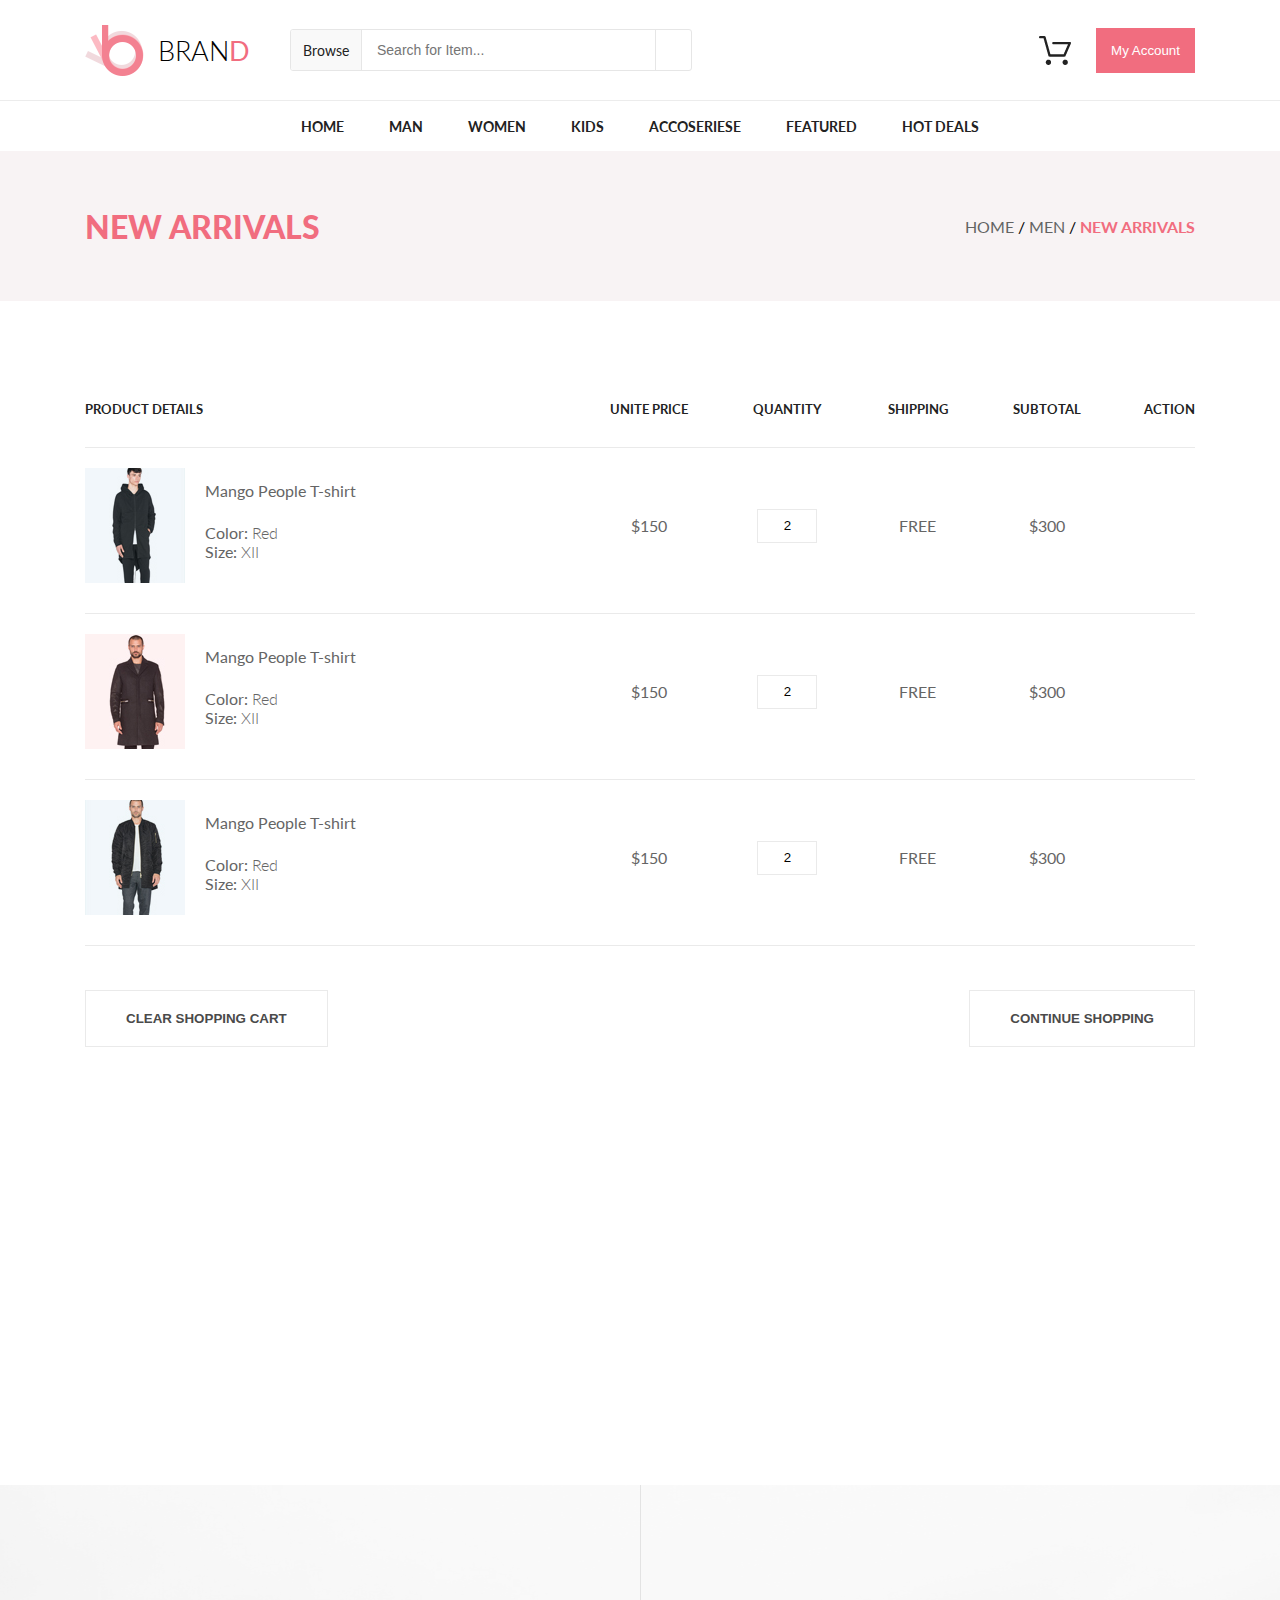
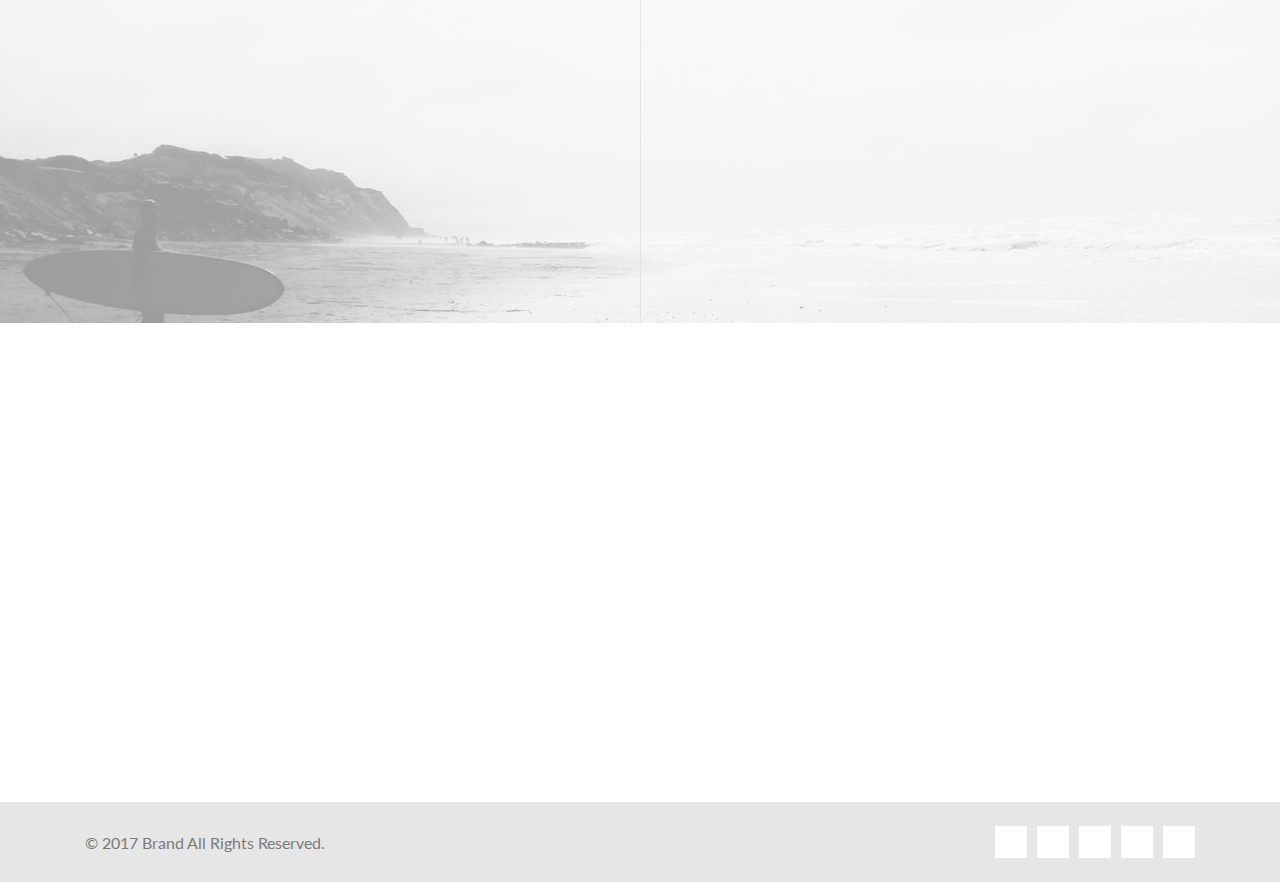
<file: shopping-cart.html>
<!DOCTYPE html>
<html lang="en">

<head>
    <meta charset="UTF-8">
    <meta name="viewport" content="width=device-width, initial-scale=1, shrink-to-fit=no">
    <title>Shopping cart</title>
    <link rel="stylesheet" href="https://use.fontawesome.com/releases/v5.6.3/css/all.css" integrity="sha384-UHRtZLI+pbxtHCWp1t77Bi1L4ZtiqrqD80Kn4Z8NTSRyMA2Fd33n5dQ8lWUE00s/"
        crossorigin="anonymous">
        <link rel="stylesheet" href="css/styleHeader.css">
        <link rel="stylesheet" href="css/shopping_cart.css">
        <link rel="stylesheet" href="css/styleBottomPart.css">
        <link rel="stylesheet" href="packages/animate/animate.css">
</head>

<body>
    <header class="header">
        <div class="container headerInside">
            <div class="logo">
                BRAN<span>D</span>
            </div>
            <form class="searchWrap">
                <div class="searchBrowse">
                    Browse <i class="fas fa-caret-down"></i>
                </div>
                <input placeholder="Search for Item..." type="text">
                <button>
                    <i class="fas fa-search"></i>
                </button>
            </form>
            <img class="headerCart" src="images/cart.png" alt="">
            <button class="accountBtn">
                My Account
                <i class="fas fa-caret-down"></i>
            </button>
        </div>
    </header>
    <nav class="topNav">
        <a href="index.html">Home</a>
        <a href="product.html">Man</a>
        <a href="single-page.html">Women</a>
        <a href="">Kids</a>
        <a href="shopping-cart.html">Accoseriese</a>
        <a href="checkout.html">Featured</a>
        <a href="">Hot Deals </a>
    </nav>
    
    <div class="newArrivalsWrap">
        <div class="container newArrivals">
            <h1>New arrivals</h1>
            <nav>
                <a href="">Home</a>
                <span>/</span>
                <a href="">Men</a>
                <span>/</span>
                <a href="">New arrivals</a>
            </nav>
        </div>
    </div>
    <main>
    <div class="container shoppingCart">
        <div class="shoppingGridRow shoppingGridRowHead">
            <div>Product details</div>
            <div class="productPrice">Unite price</div>
            <div class="productQty">Quantity</div>
            <div class="productShipping">Shipping</div>
            <div class="productSubtotal">Subtotal</div>
            <div class="productAction">Action</div>
        </div>
        <section class="shoppingGridRow">
            <div class="product">
                <img src="images/product1.jpg" alt="">
                <div class="productDetails">
                    <h2 class="productName">
                        Mango  People  T-shirt
                    </h2>
                    <div class="productColor">
                        <span class="productParam">Color:</span> Red
                    </div>
                    <div class="productSize">
                        <span class="productParam">Size:</span> XII
                    </div>
                </div>
            </div>
            <div class="productPrice">$150</div>
            <div class="productQty">
                <input type="text" value="2">
            </div>
            <div class="productShipping">FREE</div>
            <div class="productSubtotal">$300</div>
            <div class="productAction">
                <i class="fas fa-times-circle"></i>
            </div>
        </section>
        <section class="shoppingGridRow">
            <div class="product">
                <img src="images/product2.jpg" alt="">
                <div class="productDetails">
                    <h2 class="productName">
                        Mango  People  T-shirt
                    </h2>
                    <div class="productColor">
                        <span class="productParam">Color:</span> Red
                    </div>
                    <div class="productSize">
                        <span class="productParam">Size:</span> XII
                    </div>
                </div>
            </div>
            <div class="productPrice">$150</div>
            <div class="productQty">
                <input type="text" value="2">
            </div>
            <div class="productShipping">FREE</div>
            <div class="productSubtotal">$300</div>
            <div class="productAction">
                <i class="fas fa-times-circle"></i>
            </div>
        </section>
        <section class="shoppingGridRow">
            <div class="product">
                <img src="images/product3.jpg" alt="">
                <div class="productDetails">
                    <h2 class="productName">
                        Mango  People  T-shirt
                    </h2>
                    <div class="productColor">
                        <span class="productParam">Color:</span> Red
                    </div>
                    <div class="productSize">
                        <span class="productParam">Size:</span> XII
                    </div>
                </div>
            </div>
            <div class="productPrice">$150</div>
            <div class="productQty">
                <input type="text" value="2">
            </div>
            <div class="productShipping">FREE</div>
            <div class="productSubtotal">$300</div>
            <div class="productAction">
                <i class="fas fa-times-circle"></i>
            </div>
        </section>
    </div>

    <div class="container shoppingBtnsWrap">
        <button>Clear shopping cart</button>
        <button>Continue shopping</button>
    </div>

    <div class="container checkOutWrap">
        <section class="shippingAddressWrap">
            <form>
                <h2>Shipping adress</h2>
                <select name="shippingCountry" required>
                    <option label="Not chosen" value=""></option>
                    <option selected value="Bangladesh">Bangladesh</option>
                    <option value="Russia">Russia</option>
                    <option value="Australia">Australia</option>
                </select>
                <input required type="text" placeholder="State">
                <input required type="number" placeholder="Postcode / Zip">
                <button>Get a quote</button>
            </form>
        </section>
        <section class="couponDiscountWrap">
            <h2>Coupon discount</h2>
            <form>
                <label for="state">Enter your coupon code if you have one</label>
                <input id="state" type="text" placeholder="State">
                <button>Apply coupon</button>
            </form>
        </section>
        <div class="grandTotalWrap">
            <div class="grandTotalSub">
                <span>Sub total</span>
                <span>$900</span>
            </div>
            <div class="grandTotalGrand">
                <span>Grand total</span>
                <span>$900</span>
            </div>
            <button>Proceed to checkout</button>
        </div>
    </div>
    </main>
    <div class="subscribeWrap productsPageSubscribe">
        <div class="container subscribe">
            <div class="reviews">
                <div class="reviewUnit">
                    <div class="reviewUnitLeft">
                        <img src="images/reviewPerson.png" alt="">
                    </div>
                    <div class="reviewUnitRight">
                        <blockquote>
                            “Vestibulum quis porttitor dui! Quisque viverra nunc mi,
                            a pulvinar purus condimentum a. Aliquam condimentum mattis neque sed pretium”
                        </blockquote>
                        <div class="reviewName">
                            Bin Burhan
                        </div>
                        <div class="reviewFrom">
                            Dhaka, Bd
                        </div>
                        <div class="reviewsSwitch">
                            <div></div>
                            <div></div>
                            <div></div>
                        </div>
                    </div>
                </div>
            </div>
            <div class="subscribeDivider"></div>
            <div class="subscribeRight">
                <div class="subscribeRightHead">
                    Subscribe
                </div>
                <div class="subscribeRightText">
                    FOR OUR NEWLETTER AND PROMOTION
                </div>
                <form class="subscribeForm" action="#">
                    <input placeholder="Enter Your Email" type="text">
                    <button>Subscribe</button>
                </form>
            </div>
        </div>
    </div>
    <footer class="container">
        <div class="footerBrand">
            <div class="logo">
                BRAN<span>D</span>
            </div>
            <div class="footerBrandText1">
                Objectively transition extensive data rather than cross functional solutions. Monotonectally syndicate
                multidisciplinary materials before go forward benefits. Intrinsicly syndicate an expanded array of
                processes and cross-unit partnerships.
            </div>
            <div class="footerBrandText2">
                Efficiently plagiarize 24/365 action items and focused infomediaries.
                Distinctively seize superior initiatives for wireless technologies. Dynamically optimize.
            </div>
        </div>
        <section class="footerColumn">
            <h2>COMPANY</h2>
            <nav>
                <a href="">Home</a>
                <a href="">Shop</a>
                <a href="">About</a>
                <a href="">How It Works</a>
                <a href="">Contact</a>
            </nav>
        </section>
        <section class="footerColumn">
            <h2>INFORMATION</h2>
            <nav>
                <a href="">Tearms & Condition</a>
                <a href="">Privacy Policy</a>
                <a href="">How to Buy</a>
                <a href="">How to Sell</a>
                <a href="">Promotion</a>
            </nav>
        </section>
        <section class="footerColumn">
            <h2>SHOP CATEGORY</h2>
            <nav>
                <a href="">Men</a>
                <a href="">Women</a>
                <a href="">Child</a>
                <a href="">Apparel</a>
                <a href="">Browse All</a>
            </nav>
        </section>
    </footer>
    <div class="copyrights">
        <div class="container copyrightsWrap">
            <div class="copyrightsLeft">
                &copy; 2017 Brand All Rights Reserved.
            </div>
            <div class="copyrightsRight">
                <a href=""><i class="fab fa-facebook-f"></i></a>
                <a href=""><i class="fab fa-twitter"></i></a>
                <a href=""><i class="fab fa-linkedin-in"></i></a>
                <a href=""><i class="fab fa-pinterest-p"></i></a>
                <a href=""><i class="fab fa-google-plus-g"></i></a>
            </div>
        </div>
    </div>
    <script src="packages/jquery/jquery-3.2.1.min.js"></script>
    <script src="packages/viewport-checker/jquery.viewportchecker.min.js"></script>
    <script src="scripts/app.js"></script>
</body>

</html>
</file>
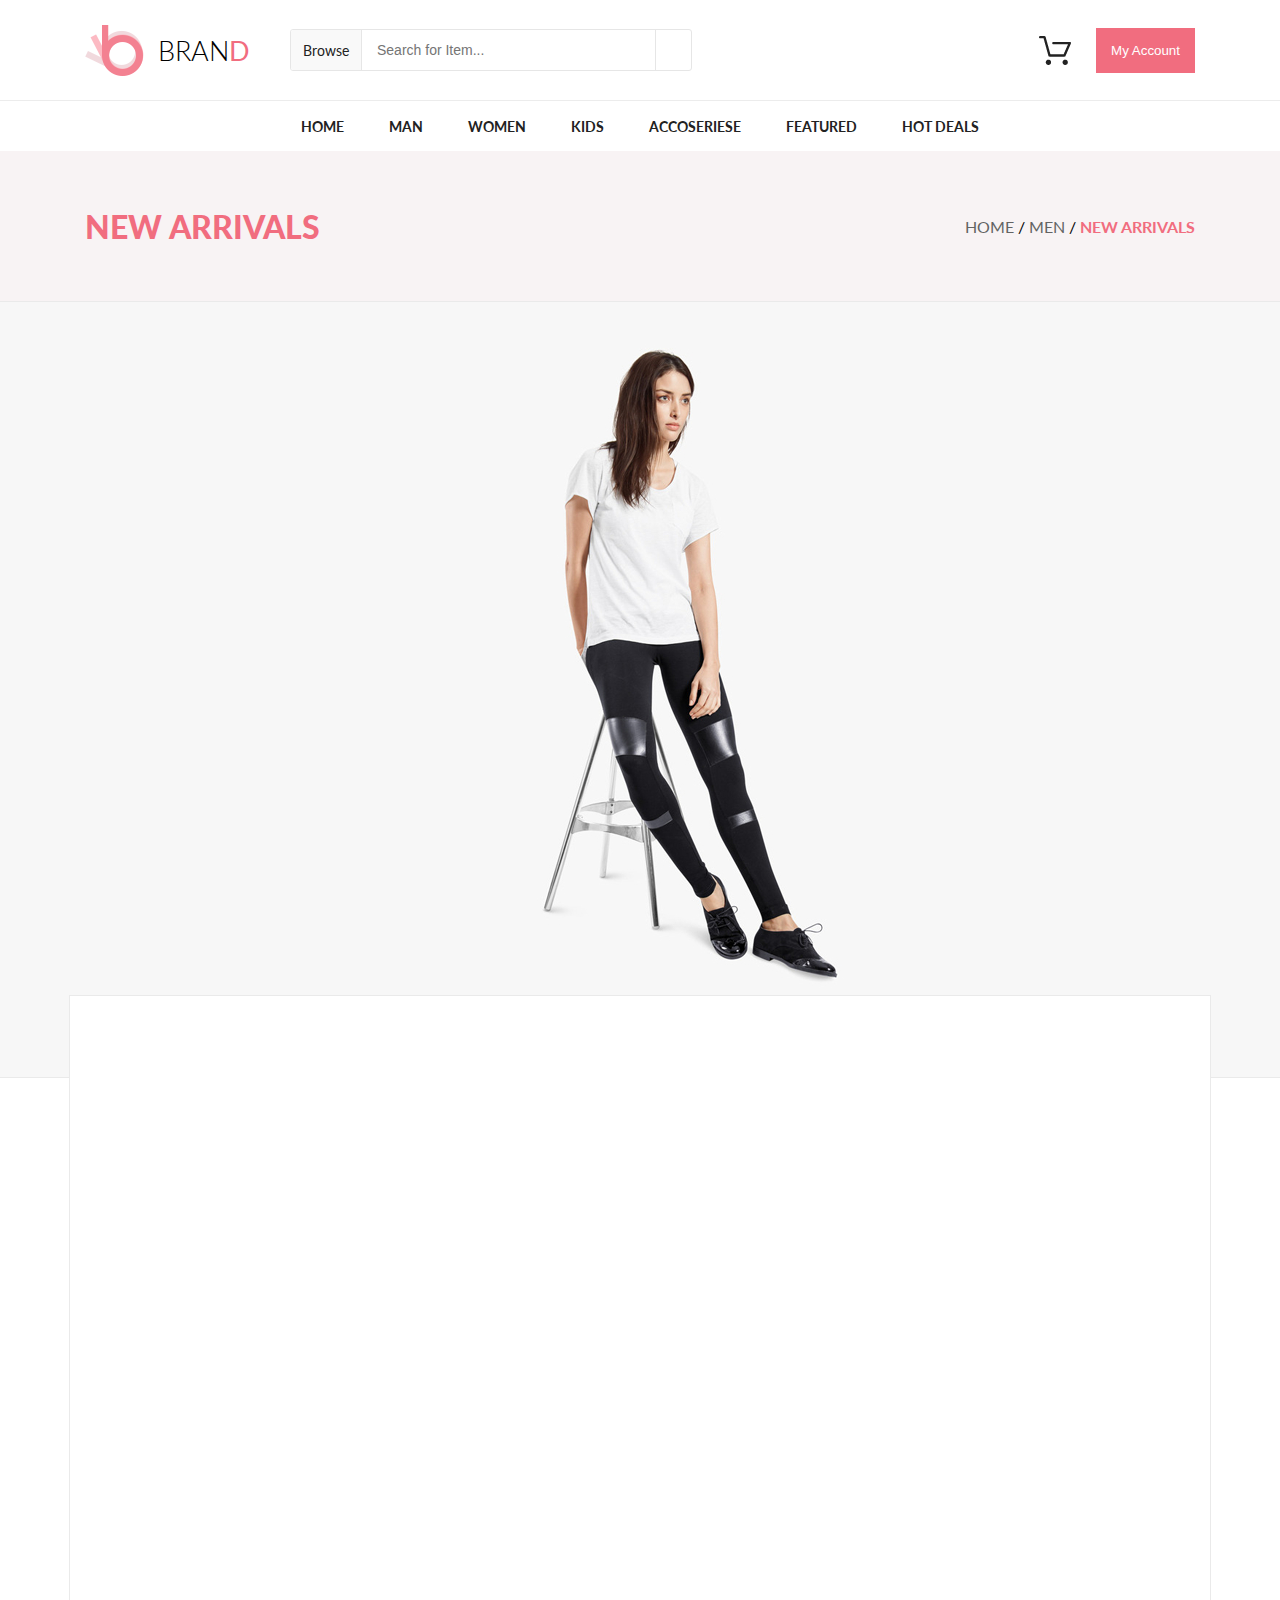
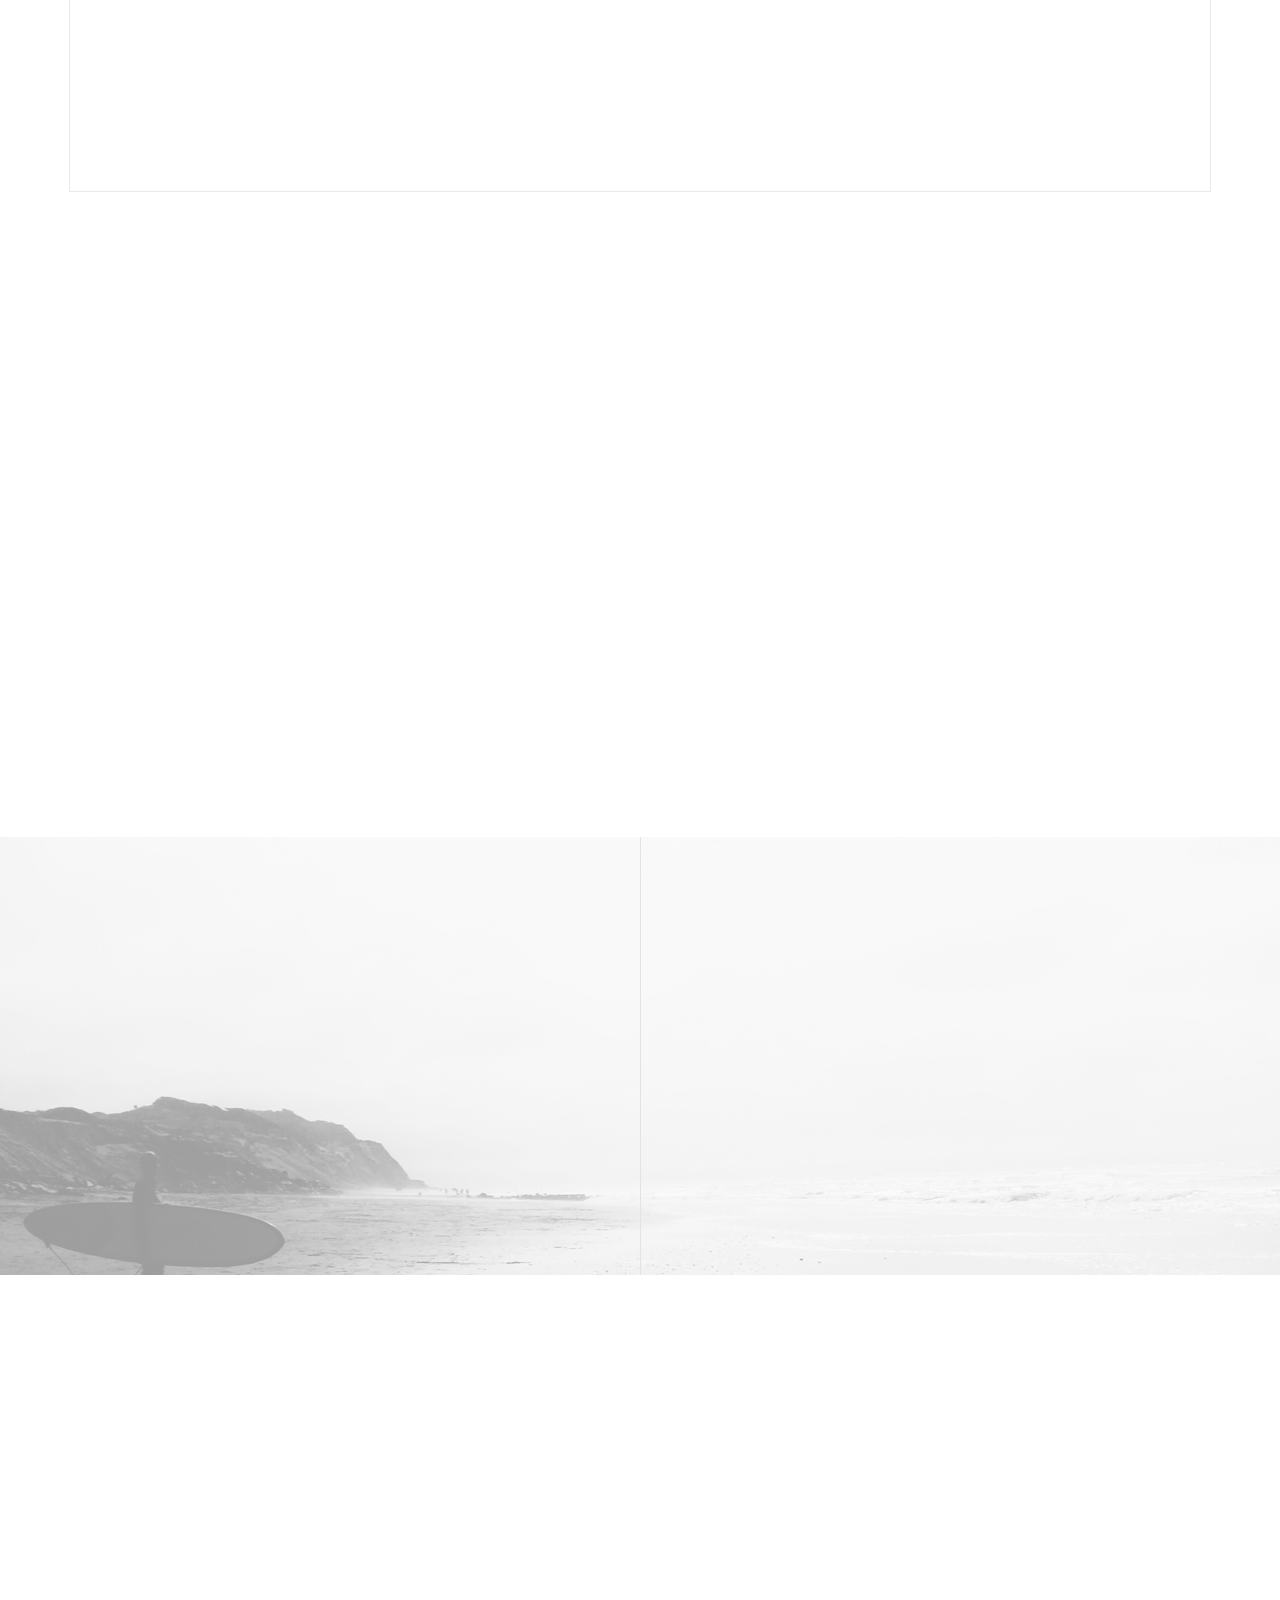
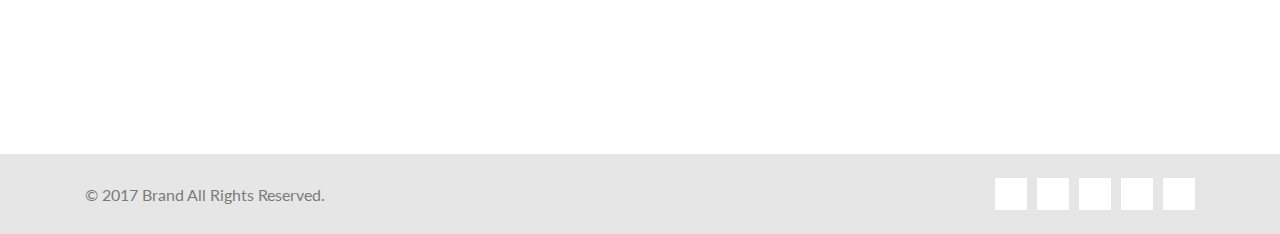
<file: single-page.html>
<!DOCTYPE html>
<html lang="en">
<head>
    <meta charset="UTF-8">
    <meta name="viewport" content="width=device-width, initial-scale=1.0">
    <link rel="stylesheet" href="https://use.fontawesome.com/releases/v5.6.3/css/all.css" integrity="sha384-UHRtZLI+pbxtHCWp1t77Bi1L4ZtiqrqD80Kn4Z8NTSRyMA2Fd33n5dQ8lWUE00s/"
        crossorigin="anonymous">
    <title>Single page</title>
    <link rel="stylesheet" href="css/styleHeader.css">
    <link rel="stylesheet" href="css/singlePage.css">
    <link rel="stylesheet" href="css/styleBottomPart.css">
    <link rel="stylesheet" href="packages/animate/animate.css">
</head>
<body>
    <header class="header">
        <div class="container headerInside">
            <div class="logo">
                BRAN<span>D</span>
            </div>
            <form class="searchWrap">
                <div class="searchBrowse">
                    Browse <i class="fas fa-caret-down"></i>
                </div>
                <input placeholder="Search for Item..." type="text">
                <button>
                    <i class="fas fa-search"></i>
                </button>
            </form>
            <img class="headerCart" src="images/cart.png" alt="">
            <button class="accountBtn">
                My Account
                <i class="fas fa-caret-down"></i>
            </button>
        </div>
    </header>
    <nav class="topNav">
        <a href="index.html">Home</a>
        <a href="product.html">Man</a>
        <a href="single-page.html">Women</a>
        <a href="">Kids</a>
        <a href="shopping-cart.html">Accoseriese</a>
        <a href="checkout.html">Featured</a>
        <a href="">Hot Deals </a>
    </nav>
    <div class="newArrivalsWrap">
        <div class="container newArrivals">
            <h1>New arrivals</h1>
            <nav>
                <a href="">Home</a>
                <span>/</span>
                <a href="">Men</a>
                <span>/</span>
                <a href="">New arrivals</a>
            </nav>
        </div>
    </div>
    <main>
    <div class="modelWrap">
        <div class="modelSlider">
            <img src="images/slider1.jpg" alt="">
            <div class="modelSliderLeftArrow">
                <i class="fas fa-angle-left"></i>
            </div>
            <div class="modelSliderRightArrow">
                <i class="fas fa-angle-right"></i>
            </div>
        </div>
        <div class="modelDataWrap">
            <div class="modelData">
                <div class="modelHeader">Women collection</div>
                <div class="modelProductHeader">
                    Moschino Cheap And Chic
                </div>
                <div class="modelProductDesc">
                    Compellingly actualize fully researched processes before proactive outsourcing. Progressively syndicate
                    collaborative architectures before cutting-edge services. Completely visualize parallel core competencies
                    rather than exceptional portals.
                </div>
                <div class="modelProductDetails">
                    <div>
                        <span class="modelProductParam">Material:</span>
                        <span class="modelProductValue">Cotton</span>
                    </div>
                    <div>
                        <span class="modelProductParam">Designer:</span>
                        <span class="modelProductValue">Binburhan</span>
                    </div>
                </div>
                <div class="modelProductPrice">
                    $561
                </div>
                <form class="modelProductOrder">
                    <div class="modelProductOrderUnit">
                        <label for="chooseColor">Choose color</label>
                        <div class="modelProductSelectWrap">
                            <i class="fas fa-chevron-down"></i>
                            <div class="modelProductColorValue"></div>
                            <select class="modelProductColor" name="chooseColor" id="chooseColor">
                                <option value="">Red</option>
                                <option value="">Green</option>
                                <option value="">Blue</option>
                            </select>
                        </div>
                    </div>
                    <div class="modelProductOrderUnit">
                        <label for="chooseSize">Choose size</label>
                        <div class="modelProductSelectWrap">
                            <i class="fas fa-chevron-down"></i>
                            <select name="chooseSize" id="chooseSize">
                                <option value="">XXL</option>
                                <option value="">XL</option>
                                <option value="">L</option>
                            </select>
                        </div>
                    </div>
                    <div class="modelProductOrderUnit">
                        <label for="quantity">Quantity</label>
                        <input id="quantity" type="text" value="2">
                    </div>
                    <button>
                        <img src="images/cartPink.png" alt="">
                        Add to Cart
                    </button>
                </form>
            </div>
        
        </div>
    </div>

    <div class="container alsoLike">
        <div class="alsoLikeHeader">
            You may like also
        </div>
        <div class="featuredItems">
            <div class="featuredItem">
                    <div class="featuredImgWrap">
                        <div class="featuredBuy">
                            <button>
                                <img src="images/addToCart.png" alt="">
                                Add to Cart
                            </button>
                        </div>
                        <img class="featuredProduct" src="images/featuredItem1.jpg" alt="">
                    </div>
                    <div class="featuredNameAndPrice">
                        <div class="featuredItemName">
                            Mango People T-shirt
                        </div>
                        <div class="featuredItemPrice">$52.00</div>
                    </div>
            </div>
            <div class="featuredItem">
                <div class="featuredImgWrap">
                    <div class="featuredBuy">
                        <button>
                            <img src="images/addToCart.png" alt="">
                            Add to Cart
                        </button>
                    </div>
                    <img class="featuredProduct" src="images/featuredItem2.jpg" alt="">
                </div>
                <div class="featuredNameAndPrice">
                    <div class="featuredItemName">
                        Mango People T-shirt
                    </div>
                    <div class="featuredItemPrice">$52.00</div>
                </div>
            </div>
            <div class="featuredItem">
                <div class="featuredImgWrap">
                    <div class="featuredBuy">
                        <button>
                            <img src="images/addToCart.png" alt="">
                            Add to Cart
                        </button>
                    </div>
                    <img class="featuredProduct" src="images/featuredItem3.jpg" alt="">
                </div>
                <div class="featuredNameAndPrice">
                    <div class="featuredItemName">
                        Mango People T-shirt
                    </div>
                    <div class="featuredItemPrice">$52.00</div>
                </div>
            </div>
            <div class="featuredItem">
                <div class="featuredImgWrap">
                    <div class="featuredBuy">
                        <button>
                            <img src="images/addToCart.png" alt="">
                            Add to Cart
                        </button>
                    </div>
                    <img class="featuredProduct" src="images/featuredItem4.jpg" alt="">
                </div>
                <div class="featuredNameAndPrice">
                    <div class="featuredItemName">
                        Mango People T-shirt
                    </div>
                    <div class="featuredItemPrice">$52.00</div>
                </div>
            </div>
        </div>
    </div>
    </main>
    <div class="subscribeWrap">
        <div class="container subscribe">
            <div class="reviews">
                <div class="reviewUnit">
                    <div class="reviewUnitLeft">
                        <img src="images/reviewPerson.png" alt="">
                    </div>
                    <div class="reviewUnitRight">
                        <blockquote>
                            “Vestibulum quis porttitor dui! Quisque viverra nunc mi,
                            a pulvinar purus condimentum a. Aliquam condimentum mattis neque sed pretium”
                        </blockquote>
                        <div class="reviewName">
                            Bin Burhan
                        </div>
                        <div class="reviewFrom">
                            Dhaka, Bd
                        </div>
                        <div class="reviewsSwitch">
                            <div></div>
                            <div></div>
                            <div></div>
                        </div>
                    </div>
                </div>
            </div>
            <div class="subscribeDivider"></div>
            <div class="subscribeRight">
                <div class="subscribeRightHead">
                    Subscribe
                </div>
                <div class="subscribeRightText">
                    FOR OUR NEWLETTER AND PROMOTION
                </div>
                <form class="subscribeForm" action="#">
                    <input placeholder="Enter Your Email" type="text">
                    <button>Subscribe</button>
                </form>
            </div>
        </div>
    </div>
    <footer class="container">
        <div class="footerBrand">
            <div class="logo">
                BRAN<span>D</span>
            </div>
            <div class="footerBrandText1">
                Objectively transition extensive data rather than cross functional solutions. Monotonectally syndicate
                multidisciplinary materials before go forward benefits. Intrinsicly syndicate an expanded array of
                processes and cross-unit partnerships.
            </div>
            <div class="footerBrandText2">
                Efficiently plagiarize 24/365 action items and focused infomediaries.
                Distinctively seize superior initiatives for wireless technologies. Dynamically optimize.
            </div>
        </div>
        <section class="footerColumn">
            <h2>COMPANY</h2>
            <nav>
                <a href="">Home</a>
                <a href="">Shop</a>
                <a href="">About</a>
                <a href="">How It Works</a>
                <a href="">Contact</a>
            </nav>
        </section>
        <section class="footerColumn">
            <h2>INFORMATION</h2>
            <nav>
                <a href="">Tearms & Condition</a>
                <a href="">Privacy Policy</a>
                <a href="">How to Buy</a>
                <a href="">How to Sell</a>
                <a href="">Promotion</a>
            </nav>
        </section>
        <section class="footerColumn">
            <h2>SHOP CATEGORY</h2>
            <nav>
                <a href="">Men</a>
                <a href="">Women</a>
                <a href="">Child</a>
                <a href="">Apparel</a>
                <a href="">Browse All</a>
            </nav>
        </section>
    </footer>
    <div class="copyrights">
        <div class="container copyrightsWrap">
            <div class="copyrightsLeft">
                &copy; 2017 Brand All Rights Reserved.
            </div>
            <div class="copyrightsRight">
                <a href=""><i class="fab fa-facebook-f"></i></a>
                <a href=""><i class="fab fa-twitter"></i></a>
                <a href=""><i class="fab fa-linkedin-in"></i></a>
                <a href=""><i class="fab fa-pinterest-p"></i></a>
                <a href=""><i class="fab fa-google-plus-g"></i></a>
            </div>
        </div>
    </div>
    <script src="packages/jquery/jquery-3.2.1.min.js"></script>
    <script src="packages/viewport-checker/jquery.viewportchecker.min.js"></script>
    <script src="scripts/app.js"></script>
</body>
</html>
</file>
<file: css/styleHeader.css>
@import url("https://fonts.googleapis.com/css?family=Lato:300,400,700,900");
body {
  margin: 0;
  font-family: 'Lato', sans-serif;
}

.container {
  width: 1140px;
  margin: 0 auto;
  padding-right: 15px;
  padding-left: 15px;
  box-sizing: border-box;
}
@media (max-width: 1170px) {
  .container {
    width: auto;
    margin: auto;
  }
}

.hidden {
  opacity: 0;
}

.visible {
  opacity: 1;
}

.header {
  height: 100px;
  border-bottom: 1px solid #ececec;
}
@media (max-width: 745px) {
  .header {
    height: auto;
  }
}
.header .headerInside {
  height: inherit;
  display: flex;
  flex-direction: row;
  align-items: center;
}
@media (max-width: 745px) {
  .header .headerInside {
    flex-direction: column;
    padding: 15px;
  }
}
@media (max-width: 745px) {
  .header .headerInside > div,
  .header .headerInside form {
    margin-bottom: 15px;
  }
}
.header .headerInside .logo {
  width: 95px;
  line-height: 51px;
  background: url(../images/logo.png) no-repeat;
  font-size: 27px;
  font-weight: 300;
  padding-left: 73px;
  margin-right: 37px;
}
@media (max-width: 745px) {
  .header .headerInside .logo {
    width: auto;
  }
}
.header .headerInside .logo span {
  color: #f16d7f;
  font-weight: 400;
}
.header .headerInside .searchWrap {
  display: flex;
  align-items: center;
  height: 40px;
  border: 1px solid #e6e6e6;
  border-radius: 3px;
  overflow: hidden;
  width: 400px;
}
@media (max-width: 745px) {
  .header .headerInside .searchWrap {
    width: auto;
  }
}
.header .headerInside .searchWrap .searchBrowse {
  height: inherit;
  padding: 12px;
  font-size: 14px;
  color: #222222;
  background-color: #f9f9f9;
  box-sizing: border-box;
  border-right: 1px solid #e6e6e6;
}
@media (max-width: 745px) {
  .header .headerInside .searchWrap .searchBrowse {
    padding: 11px;
  }
}
.header .headerInside .searchWrap .searchBrowse i {
  color: #838383;
}
.header .headerInside .searchWrap input {
  height: inherit;
  padding: 0 3px;
  border: none;
  outline: none;
  flex-grow: 1;
  padding: 0 15px;
  color: #a4a4a4;
  font-size: 14px;
  font-weight: 300;
}
.header .headerInside .searchWrap button {
  height: inherit;
  padding: 0 8px;
  width: 36px;
  border: 0;
  background: none;
  border-left: 1px solid #e6e6e6;
}
.header .headerInside .searchWrap button i {
  color: #a4a4a4;
  font-size: 14px;
}
.header .headerInside .headerCart {
  margin-left: auto;
  margin-right: 25px;
}
@media (max-width: 745px) {
  .header .headerInside .headerCart {
    display: none;
  }
}
.header .headerInside .accountBtn {
  padding: 15px;
  background-color: #f16d7f;
  color: white;
  border: none;
  box-sizing: border-box;
}

.topNav {
  height: 50px;
  display: flex;
  justify-content: center;
  align-items: center;
}
@media (max-width: 740px) {
  .topNav {
    height: auto;
    padding: 15px;
    flex-wrap: wrap;
    justify-content: flex-start;
  }
}
@media (max-width: 425px) {
  .topNav {
    flex-direction: column;
    flex-wrap: nowrap;
  }
}
.topNav a {
  text-decoration: none;
  font-weight: 700;
  text-transform: uppercase;
  font-size: 14px;
  color: #222222;
}
.topNav a:hover {
  color: #f16d7f;
  text-decoration: none;
}
.topNav a:not(:last-child) {
  margin-right: 45px;
}
@media (max-width: 425px) {
  .topNav a:not(:last-child) {
    margin-right: 0;
  }
}

/*# sourceMappingURL=styleHeader.css.map */
</file>
<file: css/indexPage.css>
@import url("https://fonts.googleapis.com/css?family=Lato:300,400,700,900");
body {
  margin: 0;
  font-family: 'Lato', sans-serif; }

.topBannerWrap {
  height: 610px;
  background-color: #e8e8e8;
  margin-bottom: 100px; }
  .topBannerWrap .topBannerContent {
    height: inherit;
    background: url(../images/topMan.png) no-repeat 554px 0;
    background-size: 550px;
    display: flex;
    align-items: center; }
    @media (max-width: 1170px) {
      .topBannerWrap .topBannerContent {
        width: 80%;
        background-position: center top; } }
    .topBannerWrap .topBannerContent .topBannerSign {
      height: 92px;
      border-left: 12px solid #f16d7f;
      padding-left: 12px; }
      @media (max-width: 820px) {
        .topBannerWrap .topBannerContent .topBannerSign {
          height: auto; } }
      .topBannerWrap .topBannerContent .topBannerSign div:first-child {
        font-weight: 900;
        font-size: 60px;
        line-height: 41px; }
      .topBannerWrap .topBannerContent .topBannerSign div:last-child {
        font-weight: 700;
        font-size: 40px;
        line-height: 32px;
        margin-top: 19px; }
        .topBannerWrap .topBannerContent .topBannerSign div:last-child span {
          color: #f16d7f; }

.offers {
  display: flex;
  flex-direction: column;
  flex-wrap: wrap;
  justify-content: space-between;
  height: 829px;
  margin-bottom: 100px; }
  @media (max-width: 1200px) {
    .offers {
      flex-wrap: nowrap;
      height: auto; } }
  .offers > div:first-child {
    margin-bottom: 20px;
    margin-right: 20px; }
  .offers > div {
    position: relative; }
    @media (max-width: 1200px) {
      .offers > div {
        width: 80%;
        margin: auto;
        margin-right: 0; }
        .offers > div:first-child {
          margin-right: 0; }
        .offers > div:not(:last-child) {
          margin-bottom: 20px; }
        .offers > div img {
          width: 80%; } }
    @media (max-width: 550px) {
      .offers > div:nth-child(2), .offers > div:nth-child(3) {
        display: none; } }
  .offers .label {
    position: absolute;
    top: 25px;
    padding: 15px 20px;
    background: white;
    text-transform: uppercase; }
    .offers .label .labelTop {
      font-size: 18px;
      color: #222222;
      font-weight: 700; }
    .offers .label .labelBottom {
      font-size: 30px;
      color: #f16d7f;
      font-weight: 900; }

.featuredHead {
  margin-top: 100px;
  font-size: 30px;
  font-weight: 700;
  text-align: center; }

.featuredDesc {
  text-align: center;
  color: #9f9f9f;
  font-size: 14px;
  margin-top: 15px; }

.featuredItems {
  margin-top: 60px;
  display: flex;
  flex-wrap: wrap;
  justify-content: space-between; }
  @media (max-width: 745px) {
    .featuredItems {
      align-items: center;
      flex-direction: column; } }

.featuredItem {
  width: 264px;
  height: 370px; }
  .featuredItem:hover {
    box-shadow: 0 5px 8px rgba(0, 0, 0, 0.16); }
    .featuredItem:hover .featuredBuy {
      display: flex;
      justify-content: center;
      align-items: center; }
  .featuredItem:nth-child(n+5) {
    margin-top: 27px; }

.featuredImgWrap {
  height: 280px;
  position: relative; }
  .featuredImgWrap .featuredBuy {
    height: inherit;
    width: 100%;
    background: rgba(0, 0, 0, 0.5);
    display: none;
    position: absolute; }
    .featuredImgWrap .featuredBuy button {
      padding: 15px;
      border: 1px solid #ffffff;
      background: none;
      color: white;
      font-size: 13px;
      font-weight: 700;
      display: flex;
      justify-content: center;
      align-items: center;
      cursor: pointer; }
      .featuredImgWrap .featuredBuy button img {
        margin-right: 10px; }
  .featuredImgWrap .featuredProduct {
    width: 100%;
    display: block;
    height: inherit;
    object-fit: cover;
    object-position: center center; }

.featuredNameAndPrice {
  padding: 15px; }
  .featuredNameAndPrice .featuredItemName {
    margin-bottom: 15px;
    font-size: 13px;
    text-transform: uppercase;
    color: #222222;
    font-weight: 700;
    max-height: 2.4em;
    overflow: hidden; }
  .featuredNameAndPrice .featuredItemPrice {
    color: #f16d7f;
    font-size: 16px;
    font-weight: 700;
    text-transform: uppercase; }

.featuredAllProductsBtn {
  padding: 18px 24px;
  background: #f16d7f;
  border: none;
  color: white;
  font-size: 16px;
  font-weight: 700;
  display: flex;
  align-items: center;
  margin: 60px auto 110px; }
  .featuredAllProductsBtn img {
    margin-left: 10px; }

.offerForWomen {
  display: flex;
  height: 530px; }
  @media (max-width: 1170px) {
    .offerForWomen {
      justify-content: center; } }

.offerForWomenBanner {
  flex-shrink: 0;
  height: inherit;
  width: 737px;
  background: url(../images/offerForWomen.jpg) no-repeat;
  background-size: cover;
  position: relative; }
  @media (max-width: 1170px) {
    .offerForWomenBanner {
      display: none; } }

.offerText {
  position: absolute;
  top: 146px;
  left: 40px;
  color: #ffffff; }
  .offerText div:first-child {
    font-size: 54px;
    font-weight: 700; }
  .offerText div:first-child span {
    color: #f16d7f; }
  .offerText div:last-child {
    font-size: 32px; }

.offerDetails {
  display: flex;
  flex-direction: column;
  background-color: #222224;
  color: #fbfbfb;
  height: inherit; }
  @media (max-width: 1170px) {
    .offerDetails {
      width: 65%; } }
  @media (max-width: 500px) {
    .offerDetails {
      width: 100%; } }
  .offerDetails .offerUnit {
    padding: 30px 30px 30px 110px;
    flex-grow: 1;
    box-sizing: border-box; }
    @media (max-width: 500px) {
      .offerDetails .offerUnit {
        padding: 10px 10px 10px 110px; } }
    .offerDetails .offerUnit:first-child {
      background: url(../images/offerDetails1.png) no-repeat 36px 30px; }
    .offerDetails .offerUnit:nth-child(2) {
      background: url(../images/offerDetails2.png) no-repeat 36px 30px; }
    .offerDetails .offerUnit:last-child {
      background: url(../images/offerDetails3.png) no-repeat 36px 30px; }
    .offerDetails .offerUnit .offerDetailsHead {
      font-size: 20px;
      font-weight: 700; }
    .offerDetails .offerUnit .offerDetailsText {
      line-height: 24px;
      margin-top: 15px;
      text-align: justify;
      font-size: 14px; }

/*# sourceMappingURL=indexPage.css.map */
</file>
<file: css/styleBottomPart.css>
@import url("https://fonts.googleapis.com/css?family=Lato:300,400,700,900");
body {
  margin: 0;
  font-family: 'Lato', sans-serif; }

.subscribeWrap {
  margin-top: 100px;
  height: 438px;
  background: url(../images/subscribe.jpg) no-repeat center bottom, #ccc;
  background-blend-mode: overlay;
  background-size: cover; }
  @media (max-width: 1040px) {
    .subscribeWrap {
      height: auto; } }
  .subscribeWrap .subscribe {
    display: flex;
    height: inherit; }
    @media (max-width: 1040px) {
      .subscribeWrap .subscribe {
        flex-direction: column;
        align-items: center;
        padding-top: 50px;
        padding-bottom: 50px; } }
    .subscribeWrap .subscribe .reviews,
    .subscribeWrap .subscribe .subscribeRight {
      width: calc(50% - 0.5px); }
      @media (max-width: 1040px) {
        .subscribeWrap .subscribe .reviews,
        .subscribeWrap .subscribe .subscribeRight {
          width: auto; } }

.productsPageSubscribe {
  margin-top: 0; }

.reviews {
  display: flex;
  align-items: center; }
  @media (max-width: 1040px) {
    .reviews {
      margin-bottom: 50px; } }
  .reviews .reviewUnit {
    width: 500px;
    display: flex;
    justify-content: space-between; }
    @media (max-width: 530px) {
      .reviews .reviewUnit {
        width: auto; } }
    @media (max-width: 353px) {
      .reviews .reviewUnit {
        flex-direction: column;
        justify-content: center;
        align-items: center; } }
    .reviews .reviewUnit .reviewUnitLeft {
      width: 83px; }
    .reviews .reviewUnit .reviewUnitRight {
      width: 386px; }
    @media (max-width: 530px) {
      .reviews .reviewUnit .reviewUnitLeft,
      .reviews .reviewUnit .reviewUnitRight {
        width: auto; } }
    @media (max-width: 530px) {
      .reviews .reviewUnit .reviewUnitRight {
        margin-left: 15px; } }
    @media (max-width: 353px) {
      .reviews .reviewUnit .reviewUnitRight {
        margin-left: 0; } }
    .reviews .reviewUnit .reviewUnitRight blockquote {
      margin: 0;
      font-size: 16px;
      font-style: italic;
      line-height: 26px;
      font-weight: 700; }
    .reviews .reviewUnit .reviewUnitRight .reviewName {
      margin-top: 20px;
      font-size: 16px;
      font-weight: 700;
      color: #f16d7f; }
    @media (max-width: 353px) {
      .reviews .reviewUnit .reviewUnitRight .reviewName,
      .reviews .reviewUnit .reviewUnitRight .reviewFrom {
        text-align: center; } }
    .reviews .reviewUnit .reviewUnitRight .reviewFrom {
      color: #222224;
      font-size: 12px;
      font-weight: 300; }
    .reviews .reviewUnit .reviewUnitRight .reviewsSwitch {
      width: 140px;
      display: flex;
      justify-content: space-between;
      margin-top: 40px; }
      @media (max-width: 353px) {
        .reviews .reviewUnit .reviewUnitRight .reviewsSwitch {
          margin-left: auto;
          margin-right: auto; } }
      .reviews .reviewUnit .reviewUnitRight .reviewsSwitch div {
        width: 38px;
        height: 4px;
        background-color: #d6d6d6; }
        .reviews .reviewUnit .reviewUnitRight .reviewsSwitch div:hover {
          background-color: #f16d7f;
          cursor: pointer; }

.subscribeDivider {
  width: 1px;
  background: #e3e3e3; }
  @media (max-width: 1040px) {
    .subscribeDivider {
      display: none; } }

.subscribeRight {
  display: flex;
  flex-direction: column;
  justify-content: center;
  align-items: center; }
  .subscribeRightHead {
    font-size: 24px;
    text-transform: uppercase;
    color: #222224; }
  .subscribeRightText {
    margin: 10px 0 35px; }
    @media (max-width: 353px) {
      .subscribeRightText {
        text-align: center; } }
  .subscribeRight .subscribeForm {
    height: 46px; }
    @media (max-width: 353px) {
      .subscribeRight .subscribeForm {
        height: auto;
        display: flex;
        flex-direction: column;
        align-items: center; } }
    .subscribeRight .subscribeForm input {
      height: inherit;
      width: 334px;
      border: none;
      outline: none;
      padding: 0 28px;
      font-weight: 700;
      background-color: #e1e1e1;
      border-top-left-radius: 23px;
      border-bottom-left-radius: 23px;
      float: left; }
      @media (max-width: 519px) {
        .subscribeRight .subscribeForm input {
          width: auto; } }
      @media (max-width: 353px) {
        .subscribeRight .subscribeForm input {
          float: none;
          border-top-right-radius: 23px;
          border-bottom-right-radius: 23px;
          height: 46px;
          text-align: center; } }
    .subscribeRight .subscribeForm button {
      background-color: #f16d7f;
      border-top-right-radius: 23px;
      border-bottom-right-radius: 23px;
      color: white;
      border: none;
      height: inherit;
      padding: 0 20px;
      outline: none;
      cursor: pointer; }
      @media (max-width: 353px) {
        .subscribeRight .subscribeForm button {
          border-top-left-radius: 23px;
          border-bottom-left-radius: 23px;
          height: 46px;
          margin-top: 15px; } }

footer {
  margin-top: 100px !important;
  display: flex;
  justify-content: space-between;
  align-items: flex-start;
  flex-wrap: wrap; }
  footer .footerBrand {
    width: 427px;
    font-size: 14px;
    font-weight: 300;
    line-height: 24px;
    color: #898989; }
    @media (max-width: 904px) {
      footer .footerBrand {
        width: auto; } }
    footer .footerBrand .footerBrandText1 {
      margin: 30px 0; }
    footer .footerBrand .logo {
      width: 165px;
      line-height: 51px;
      background: url(../images/logo.png) no-repeat;
      font-size: 27px;
      font-weight: 300;
      padding-left: 60px; }
      @media (max-width: 745px) {
        footer .footerBrand .logo {
          width: auto; } }
      footer .footerBrand .logo span {
        color: #f16d7f;
        font-weight: 400; }
  footer .footerColumn {
    padding-top: 15px; }
    footer .footerColumn h2 {
      margin: 0 0 30px;
      font-size: 18px;
      font-weight: 700;
      color: #f16d7f; }
      @media (max-width: 904px) {
        footer .footerColumn h2 {
          margin: 0; } }
    footer .footerColumn a {
      display: block;
      color: #898989;
      font-size: 16px;
      text-decoration: none; }
      footer .footerColumn a:hover {
        color: #f16d7f; }
      footer .footerColumn a:not(:last-child) {
        margin-bottom: 25px; }
        @media (max-width: 904px) {
          footer .footerColumn a:not(:last-child) {
            margin-bottom: 0; } }
      @media (max-width: 904px) {
        footer .footerColumn a {
          display: inline-block;
          padding: 10px; } }
    @media (max-width: 904px) {
      footer .footerColumn nav {
        margin: 0 -10px; } }

.copyrights {
  margin-top: 100px;
  height: 80px;
  background: #e6e6e6; }
  @media (max-width: 500px) {
    .copyrights {
      height: auto;
      padding: 15px; } }
  .copyrights .copyrightsWrap {
    color: #7a7a7a;
    height: inherit;
    display: flex;
    justify-content: space-between;
    align-items: center; }
    @media (max-width: 500px) {
      .copyrights .copyrightsWrap {
        height: auto;
        flex-direction: column;
        justify-content: center; } }
    .copyrights .copyrightsWrap .copyrightsRight {
      display: flex;
      width: 200px;
      justify-content: space-between; }
      @media (max-width: 500px) {
        .copyrights .copyrightsWrap .copyrightsRight {
          margin-top: 30px; } }
      .copyrights .copyrightsWrap .copyrightsRight a {
        text-decoration: none;
        color: inherit; }
      .copyrights .copyrightsWrap .copyrightsRight i {
        width: 32px;
        height: 32px;
        background: white;
        display: flex;
        flex-direction: row;
        justify-content: center;
        align-items: center;
        text-align: center; }
        .copyrights .copyrightsWrap .copyrightsRight i:hover {
          color: white;
          background: #f16d7f; }

/*# sourceMappingURL=styleBottomPart.css.map */
</file>
<file: css/checkoutPage.css>
@import url("https://fonts.googleapis.com/css?family=Lato:300,400,700,900");
body {
  margin: 0;
  font-family: 'Lato', sans-serif;
}

.container {
  width: 1140px;
  margin: 0 auto;
  padding-right: 15px;
  padding-left: 15px;
  box-sizing: border-box;
}
@media (max-width: 1170px) {
  .container {
    width: auto;
    margin: auto;
  }
}

.newArrivalsWrap {
  height: 150px;
  background: #f8f3f4;
}
.newArrivalsWrap .newArrivals {
  height: inherit;
  display: flex;
  justify-content: space-between;
  align-items: center;
  text-transform: uppercase;
}
.newArrivalsWrap .newArrivals h1 {
  margin: 0;
  font-weight: 900;
  color: #f16d7f;
}
.newArrivalsWrap .newArrivals nav a {
  text-decoration: none;
  color: #636363;
}
.newArrivalsWrap .newArrivals nav a:hover {
  color: #f16d7f;
}
.newArrivalsWrap .newArrivals nav a:last-child {
  font-weight: 700;
  color: #f16d7f;
}
@media (max-width: 520px) {
  .newArrivalsWrap .newArrivals {
    flex-direction: column;
    justify-content: center;
    align-items: flex-start;
  }
}

.checkOutWrap {
  margin: 90px auto;
}

.checkOutDetails {
  padding-bottom: 30px;
  border-bottom: 1px solid #e8e8e8;
}
.checkOutDetails:not(:first-child) {
  margin-top: 30px;
}
.checkOutDetails summary {
  position: relative;
  outline: none;
  left: 1px;
}
.checkOutDetails .checkOutHeader {
  color: #222222;
  font-size: 16px;
  font-weight: 700;
  text-transform: uppercase;
  position: absolute;
  left: -1px;
  top: 0;
  background: white;
}
.checkOutDetails .checkOutHeader:hover {
  color: #f16d7f;
  cursor: pointer;
}

.checkOutData {
  margin-top: 40px;
}
.checkOutData .shippingDetailsWrap {
  padding: 0 35px;
  display: flex;
  justify-content: space-between;
}
@media (max-width: 670px) {
  .checkOutData .shippingDetailsWrap {
    flex-direction: column;
  }
}

.shippingDetailsLeft,
.shippingDetailsRight {
  width: calc(50% - 15px);
}
.shippingDetailsLeft .shippingDetailsHead,
.shippingDetailsRight .shippingDetailsHead {
  font-size: 13px;
  font-weight: 700;
  text-transform: uppercase;
  margin-top: 0;
  margin-bottom: 15px;
}
.shippingDetailsLeft .shippingDetailsDesc,
.shippingDetailsRight .shippingDetailsDesc {
  color: #b3b2b2;
  font-weight: 400;
  margin-bottom: 30px;
}

@media (max-width: 670px) {
  .shippingDetailsLeft,
  .shippingDetailsRight {
    width: auto;
  }

  .shippingDetailsRight {
    margin-top: 30px;
  }
}
#reg1,
#reg2 {
  display: none;
}

label[for="reg1"],
label[for="reg2"] {
  display: block;
  margin-bottom: 20px;
  padding-left: 20px;
  background: url(../images/regEmpty.png) no-repeat left center;
}

#reg1:checked + label,
#reg2:checked + label {
  background: url(../images/regChecked.png) no-repeat left center;
}

.shippingRegisterHead {
  color: #222222;
  font-size: 13px;
  text-transform: uppercase;
  font-weight: 700;
  margin-bottom: 15px;
}

.shippingRegisterPoint {
  background: url(../images/arrows.png) no-repeat left center;
  padding-left: 12px;
  color: #b3b2b2;
  font-size: 13px;
  margin-bottom: 15px;
}

.shippingDetailsLeft button {
  color: #4a4a4a;
  font-size: 14px;
  font-weight: 700;
  text-transform: uppercase;
  padding: 20px 50px;
  background: none;
  border: 1px solid #eaeaea;
  cursor: pointer;
  margin-top: 20px;
}

.shippingLoginForm label,
.shippingLoginForm input {
  display: block;
}

.shippingLoginForm label {
  color: #222222;
  font-size: 12px;
  text-transform: uppercase;
  margin-bottom: 15px;
  font-weight: 700;
}
.shippingLoginForm label span {
  color: #ff0d0d;
  font-size: 17px;
}

.shippingLoginForm input {
  border: 1px solid #eaeaea;
  padding: 14px;
  outline: none;
  margin-bottom: 20px;
  width: 65%;
}
@media (max-width: 670px) {
  .shippingLoginForm input {
    width: auto;
  }
}

.shippingRequiredLabel {
  color: #ff0d0d;
  font-size: 13px;
  font-weight: 700;
  margin-bottom: 30px;
}

.shippingLoginForm button {
  border: 1px solid #eaeaea;
  color: #4a4a4a;
  font-size: 14px;
  font-weight: 700;
  text-transform: uppercase;
  background: none;
  padding: 20px 50px;
  cursor: pointer;
}

.shippingFormForgot {
  margin-left: 30px;
  color: #222222;
  font-size: 14px;
  line-height: 20px;
}

/*# sourceMappingURL=checkoutPage.css.map */
</file>
<file: css/shopping_cart.css>
@import url("https://fonts.googleapis.com/css?family=Lato:300,400,700,900");
body {
  margin: 0;
  font-family: 'Lato', sans-serif;
}

.newArrivalsWrap {
  height: 150px;
  background: #f8f3f4;
}

.newArrivalsWrap {
  height: 150px;
  background: #f8f3f4;
}
.newArrivalsWrap .newArrivals {
  height: inherit;
  display: flex;
  justify-content: space-between;
  align-items: center;
  text-transform: uppercase;
}
.newArrivalsWrap .newArrivals h1 {
  margin: 0;
  font-weight: 900;
  color: #f16d7f;
}
.newArrivalsWrap .newArrivals nav a {
  text-decoration: none;
  color: #636363;
}
.newArrivalsWrap .newArrivals nav a:hover {
  color: #f16d7f;
}
.newArrivalsWrap .newArrivals nav a:last-child {
  font-weight: 700;
  color: #f16d7f;
}
@media (max-width: 520px) {
  .newArrivalsWrap .newArrivals {
    flex-direction: column;
    justify-content: center;
    align-items: flex-start;
  }
}

.shoppingCart {
  margin-top: 100px;
}

.shoppingGridRowHead {
  font-weight: 700;
  text-transform: uppercase;
  font-size: 13px;
  color: #222222 !important;
}

.shoppingGridRow {
  display: flex;
  justify-content: space-between;
  padding-bottom: 30px;
  border-bottom: 1px solid #eaeaea;
  margin-top: 20px;
  color: #656565;
}
.shoppingGridRow > div:first-child {
  width: 460px;
}
.shoppingGridRow > div:not(:first-child) {
  display: flex;
  justify-content: center;
  align-items: center;
}
.shoppingGridRow .productPrice {
  width: 78px;
}
.shoppingGridRow .productQty {
  width: 68px;
}
.shoppingGridRow .productQty input {
  width: 54px;
  border: 1px solid #eaeaea;
  text-align: center;
  height: 30px;
}
.shoppingGridRow .productShipping {
  width: 62px;
}
.shoppingGridRow .productSubtotal {
  width: 66px;
}
.shoppingGridRow .productAction {
  width: 50px;
}

.shoppingGridRow .product {
  display: flex;
}
.shoppingGridRow .product img {
  margin-right: 20px;
}
.shoppingGridRow .product .productDetails {
  display: flex;
  flex-direction: column;
  justify-content: space-between;
  padding-top: 13px;
  padding-bottom: 22px;
}
.shoppingGridRow .product .productDetails .productName {
  margin-top: 0;
  margin-bottom: auto;
  font-size: inherit;
  font-weight: inherit;
}
.shoppingGridRow .product .productDetails .productSize, .shoppingGridRow .product .productDetails .productColor {
  font-weight: 300;
}
.shoppingGridRow .product .productDetails .productSize .productParam, .shoppingGridRow .product .productDetails .productColor .productParam {
  font-weight: 400;
}

.shoppingBtnsWrap {
  display: flex;
  justify-content: space-between;
  margin-top: 44px;
}
.shoppingBtnsWrap button {
  padding: 20px 40px;
  border: 1px solid #eaeaea;
  background-color: #ffffff;
  color: #4a4a4a;
  text-transform: uppercase;
  font-weight: 700;
}

.checkOutWrap {
  display: flex;
  justify-content: space-between;
  margin-top: 63px;
  align-items: flex-start;
  margin-bottom: 100px;
}

.shippingAddressWrap {
  width: 355px;
}
.shippingAddressWrap h2 {
  margin-top: 0;
  margin-bottom: 22px;
  text-transform: uppercase;
  font-size: 16px;
}
.shippingAddressWrap select,
.shippingAddressWrap input {
  height: 45px;
  border: 1px solid #eaeaea;
  background-color: #ffffff;
  width: 100%;
  color: #b1b1b1;
  font-size: 13px;
  font-weight: 300;
  padding: 13px;
  font-family: inherit;
  outline: none;
  box-sizing: border-box;
  margin-bottom: 20px;
}
.shippingAddressWrap button {
  padding: 12px 15px;
  border: 1px solid #eaeaea;
  background: white;
  font-family: inherit;
  text-transform: uppercase;
  color: #4a4a4a;
  font-weight: 700;
  font-size: 11px;
}

.couponDiscountWrap {
  width: 355px;
}
.couponDiscountWrap h2 {
  margin-top: 0;
  margin-bottom: 22px;
  text-transform: uppercase;
  font-size: 16px;
}
.couponDiscountWrap label {
  display: block;
  color: #000000;
  font-size: 14px;
  font-weight: 300;
  margin-bottom: 24px;
}
.couponDiscountWrap input {
  height: 45px;
  border: 1px solid #eaeaea;
  background-color: #ffffff;
  width: 100%;
  color: #b1b1b1;
  font-size: 13px;
  font-weight: 300;
  padding: 13px;
  font-family: inherit;
  outline: none;
  box-sizing: border-box;
  margin-bottom: 25px;
}
.couponDiscountWrap button {
  padding: 12px 15px;
  border: 1px solid #eaeaea;
  background: white;
  font-family: inherit;
  text-transform: uppercase;
  color: #4a4a4a;
  font-weight: 700;
  font-size: 11px;
}

.grandTotalWrap {
  width: 360px;
  background-color: #f5f3f3;
  padding: 40px;
  box-sizing: border-box;
}
.grandTotalWrap .grandTotalSub {
  margin-bottom: 14px;
  color: #4a4a4a;
  font-size: 11px;
  font-weight: 400;
  text-transform: uppercase;
  text-align: right;
}
.grandTotalWrap .grandTotalSub span:last-child {
  margin-left: 15px;
}
.grandTotalWrap .grandTotalGrand {
  text-align: right;
  color: #222222;
  font-size: 16px;
  font-weight: 700;
  text-transform: uppercase;
  padding-bottom: 22px;
  border-bottom: 1px solid #e2e2e2;
  margin-bottom: 17px;
}
.grandTotalWrap .grandTotalGrand span:last-child {
  color: #f16d7f;
  margin-left: 20px;
}
.grandTotalWrap button {
  width: 100%;
  background-color: #f16d7f;
  padding: 20px 38px;
  text-align: center;
  color: #fff;
  text-transform: uppercase;
  font-size: 16px;
  font-weight: 700;
  border: none;
}

/*# sourceMappingURL=shopping_cart.css.map */
</file>
<file: css/singlePage.css>
@import url("https://fonts.googleapis.com/css?family=Lato:300,400,700,900");
body {
  margin: 0;
  font-family: 'Lato', sans-serif;
}

.container {
  width: 1140px;
  margin: 0 auto;
  padding-right: 15px;
  padding-left: 15px;
  box-sizing: border-box;
}
@media (max-width: 1170px) {
  .container {
    width: auto;
    margin: auto;
  }
}

.newArrivalsWrap {
  height: 150px;
  background: #f8f3f4;
}
.newArrivalsWrap .newArrivals {
  height: inherit;
  display: flex;
  justify-content: space-between;
  align-items: center;
  text-transform: uppercase;
}
.newArrivalsWrap .newArrivals h1 {
  margin: 0;
  font-weight: 900;
  color: #f16d7f;
}
.newArrivalsWrap .newArrivals nav a {
  text-decoration: none;
  color: #636363;
}
.newArrivalsWrap .newArrivals nav a:hover {
  color: #f16d7f;
}
.newArrivalsWrap .newArrivals nav a:last-child {
  font-weight: 700;
  color: #f16d7f;
}
@media (max-width: 520px) {
  .newArrivalsWrap .newArrivals {
    flex-direction: column;
    justify-content: center;
    align-items: flex-start;
  }
}

.modelWrap .modelSlider {
  position: relative;
}
.modelWrap .modelSlider img {
  min-height: 777px;
  width: 100%;
  object-fit: cover;
  object-position: center center;
}
.modelWrap .modelSlider .modelSliderLeftArrow,
.modelWrap .modelSlider .modelSliderRightArrow {
  display: flex;
  justify-content: center;
  align-items: center;
  position: absolute;
  top: calc(50% - 47px / 2);
  width: 47px;
  height: 47px;
  color: #fff;
  background: #d8d8d8;
  cursor: pointer;
}
.modelWrap .modelSlider .modelSliderRightArrow {
  right: 0;
}
.modelWrap .modelDataWrap {
  max-width: 1140px;
  margin: 0 auto;
  display: flex;
  flex-direction: column;
  align-items: center;
  border: 1px solid #eaeaea;
  padding-top: 73px;
  padding-bottom: 122px;
  position: relative;
  top: -86px;
  background: #fff;
}
.modelWrap .modelDataWrap .modelData {
  width: 620px;
  padding: 15px;
  box-sizing: border-box;
}
@media (max-width: 650px) {
  .modelWrap .modelDataWrap .modelData {
    width: auto;
  }
}
.modelWrap .modelDataWrap .modelData .modelHeader {
  width: 148px;
  margin-left: auto;
  margin-right: auto;
  text-align: center;
  text-transform: uppercase;
  color: #f16d7f;
  font-size: 14px;
  font-weight: 900;
  padding-bottom: 15px;
  border-bottom: 1px solid #eaeaea;
  position: relative;
}
.modelWrap .modelDataWrap .modelData .modelHeader:after {
  content: '';
  display: block;
  position: absolute;
  bottom: -2px;
  left: calc(50% - 64px / 2);
  width: 64px;
  height: 3px;
  background-color: #f16d7f;
}
.modelWrap .modelDataWrap .modelData .modelProductHeader {
  font-size: 18px;
  text-transform: uppercase;
  font-weight: 900;
  color: #4d4d4d;
  margin-top: 17px;
  text-align: center;
  margin-bottom: 67px;
}
.modelWrap .modelDataWrap .modelData .modelProductDesc {
  color: #5e5e5e;
  font-weight: 300;
  text-align: justify;
}
.modelWrap .modelDataWrap .modelData .modelProductDetails {
  margin-top: 28px;
  margin-bottom: 37px;
  display: flex;
  justify-content: center;
  font-weight: 700;
  text-transform: uppercase;
}
.modelWrap .modelDataWrap .modelData .modelProductDetails > div:first-child {
  margin-right: 44px;
}
.modelWrap .modelDataWrap .modelData .modelProductDetails .modelProductParam {
  color: #b9b9b9;
}
.modelWrap .modelDataWrap .modelData .modelProductDetails .modelProductValue {
  color: #2f2f2f;
}
.modelWrap .modelDataWrap .modelData .modelProductPrice {
  color: #f16d7f;
  font-weight: 700;
  font-size: 24px;
  text-align: center;
  padding-bottom: 43px;
  margin-bottom: 63px;
  border-bottom: 1px solid #eaeaea;
}
.modelWrap .modelDataWrap .modelData .modelProductOrder {
  display: flex;
  flex-wrap: wrap;
  justify-content: space-between;
  width: 537px;
  margin-left: auto;
  margin-right: auto;
}
@media (max-width: 587px) {
  .modelWrap .modelDataWrap .modelData .modelProductOrder {
    width: auto;
  }
}
@media (max-width: 493px) {
  .modelWrap .modelDataWrap .modelData .modelProductOrder {
    flex-direction: column;
  }
}
.modelWrap .modelDataWrap .modelData .modelProductOrderUnit label {
  color: #2f2f2f;
  font-weight: 700;
  text-transform: uppercase;
  margin-bottom: 16px;
  display: block;
}
.modelWrap .modelDataWrap .modelData .modelProductOrderUnit select,
.modelWrap .modelDataWrap .modelData .modelProductOrderUnit input {
  width: 144px;
  height: 35px;
  display: block;
  border: 1px solid #eaeaea;
  padding: 8px 10px;
  font-size: 13px;
  color: #bcbcbc;
  outline: none;
}
@media (max-width: 493px) {
  .modelWrap .modelDataWrap .modelData .modelProductOrderUnit select,
  .modelWrap .modelDataWrap .modelData .modelProductOrderUnit input {
    width: 100%;
  }
}
.modelWrap .modelDataWrap .modelData .modelProductOrderUnit select {
  -moz-appearance: window;
  -webkit-appearance: none;
}
.modelWrap .modelDataWrap .modelData .modelProductOrderUnit .modelProductSelectWrap {
  position: relative;
}
.modelWrap .modelDataWrap .modelData .modelProductOrderUnit .modelProductSelectWrap i {
  color: #bcbcbc;
  position: absolute;
  right: 8px;
  top: 12px;
  display: block;
  font-size: 12px;
}
.modelWrap .modelDataWrap .modelData .modelProductOrderUnit .modelProductSelectWrap .modelProductColorValue {
  position: absolute;
  width: 12px;
  height: 12px;
  background: #f16d7f;
  top: 11px;
  left: 14px;
}
.modelWrap .modelDataWrap .modelData .modelProductOrderUnit .modelProductSelectWrap .modelProductColor {
  padding-left: 37px;
}
.modelWrap .modelDataWrap .modelData .modelProductOrderUnit input {
  box-sizing: border-box;
}
.modelWrap .modelDataWrap .modelData .modelProductOrder button {
  width: 100%;
  border: 1px solid #f16d7f;
  background: #ffffff;
  margin-top: 28px;
  padding: 15px;
  color: #f16d7f;
  font-weight: 700;
  display: flex;
  justify-content: center;
  align-items: center;
}
.modelWrap .modelDataWrap .modelData .modelProductOrder button img {
  margin-right: 15px;
}

.alsoLike {
  padding-right: 0;
  padding-left: 0;
}
.alsoLike .alsoLikeHeader {
  text-transform: uppercase;
  color: #4d4d4d;
  font-size: 24px;
  font-weight: 900;
  text-align: center;
}
.alsoLike .featuredItems {
  margin-top: 60px;
  display: flex;
  flex-wrap: wrap;
  justify-content: space-between;
}
@media (max-width: 600px) {
  .alsoLike .featuredItems {
    flex-wrap: nowrap;
    flex-direction: column;
    align-items: center;
  }
}
.alsoLike .featuredItem {
  width: 264px;
  height: 370px;
}
@media (min-width: 600px) and (max-width: 1170px) {
  .alsoLike .featuredItem {
    width: calc(50% - 30px);
    height: auto;
  }
}
@media (max-width: 1170px) {
  .alsoLike .featuredItem {
    padding: 15px;
  }
}
.alsoLike .featuredItem:hover {
  box-shadow: 0 5px 8px rgba(0, 0, 0, 0.16);
}
.alsoLike .featuredItem:nth-child(n+5) {
  margin-top: 27px;
}
.alsoLike .featuredItem:hover .featuredBuy {
  display: flex;
  justify-content: center;
  align-items: center;
}
.alsoLike .featuredImgWrap {
  min-height: 280px;
  position: relative;
}
.alsoLike .featuredImgWrap .featuredBuy {
  height: 100%;
  width: 100%;
  background: rgba(0, 0, 0, 0.5);
  display: none;
  position: absolute;
}
.alsoLike .featuredImgWrap .featuredBuy button {
  padding: 15px;
  border: 1px solid #ffffff;
  background: none;
  color: white;
  font-size: 13px;
  font-weight: 700;
  display: flex;
  justify-content: center;
  align-items: center;
  cursor: pointer;
}
.alsoLike .featuredImgWrap .featuredBuy button img {
  margin-right: 10px;
}
.alsoLike .featuredImgWrap .featuredProduct {
  width: 100%;
  display: block;
  height: inherit;
  object-fit: cover;
  object-position: center center;
}
.alsoLike .featuredNameAndPrice {
  padding: 15px;
}
.alsoLike .featuredNameAndPrice .featuredItemName {
  margin-bottom: 15px;
  font-size: 13px;
  text-transform: uppercase;
  color: #222222;
  font-weight: 700;
  max-height: 2.4em;
  overflow: hidden;
}
.alsoLike .featuredNameAndPrice .featuredItemPrice {
  color: #f16d7f;
  font-size: 16px;
  font-weight: 700;
  text-transform: uppercase;
}

/*# sourceMappingURL=singlePage.css.map */
</file>
